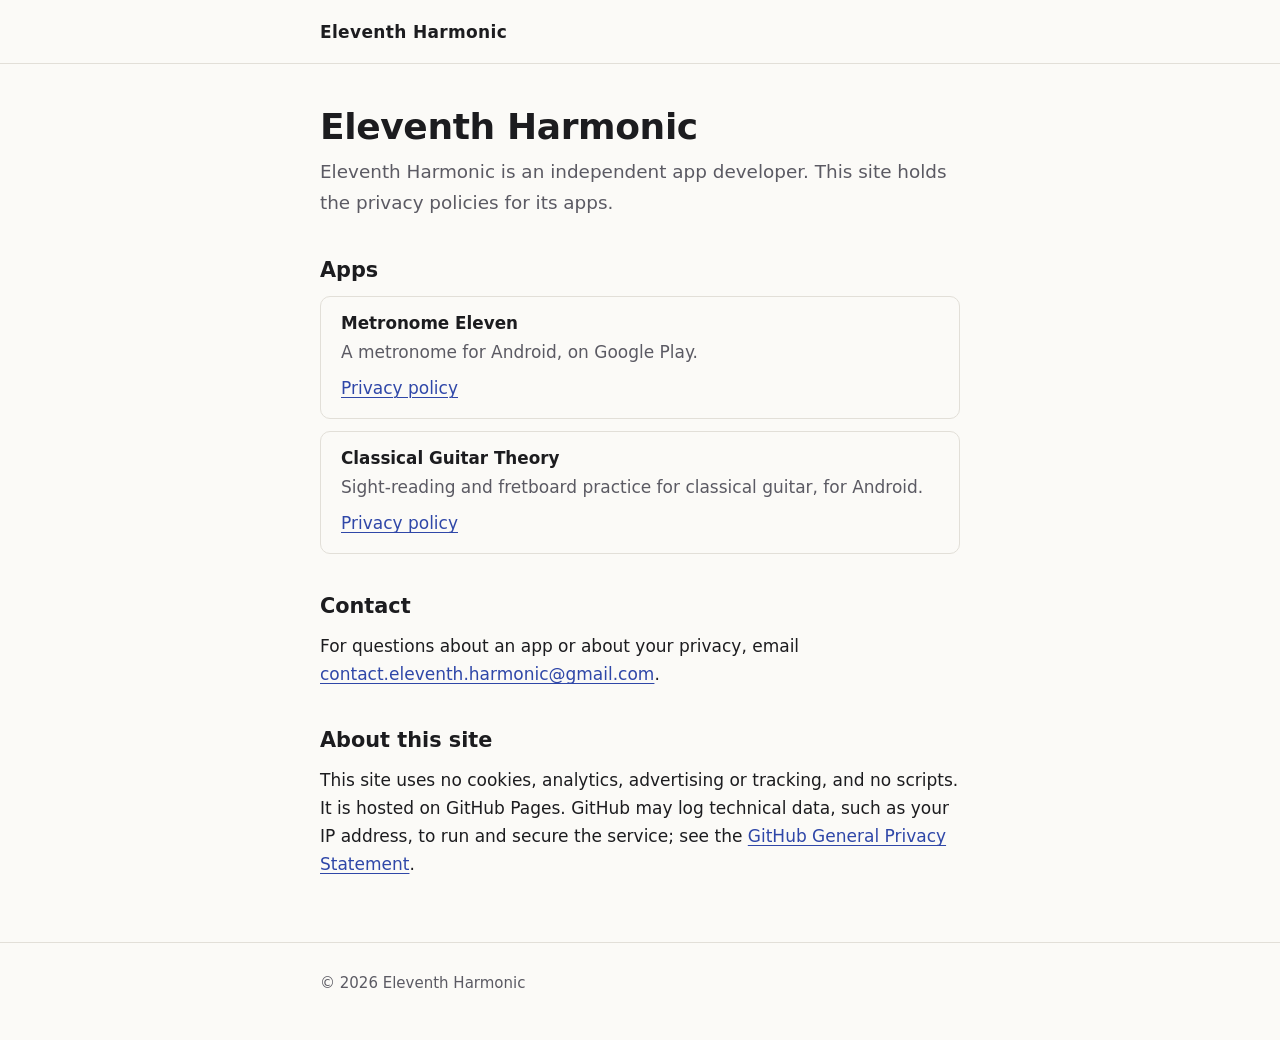
<file: index.html>
<!doctype html>
<html lang="en">
<head>
  <meta charset="utf-8">
  <meta name="viewport" content="width=device-width, initial-scale=1">
  <meta name="color-scheme" content="light dark">
  <title>Eleventh Harmonic</title>
  <meta name="description" content="Eleventh Harmonic: privacy policies for its apps.">
  <link rel="canonical" href="https://eleventh-harmonic.github.io/">
  <link rel="icon" href="assets/favicon.svg" type="image/svg+xml">
  <link rel="stylesheet" href="assets/style.css">
</head>
<body>
  <a class="skip-link" href="#main">Skip to content</a>

  <header class="site-header">
    <div class="wrap">
      <a class="brand" href="./">Eleventh Harmonic</a>
    </div>
  </header>

  <main id="main" class="wrap">
    <h1>Eleventh Harmonic</h1>
    <p class="lead">Eleventh Harmonic is an independent app developer. This site holds the privacy policies for its apps.</p>

    <h2 id="apps">Apps</h2>
    <ul class="apps">
      <li class="app">
        <h3>Metronome Eleven</h3>
        <p>A metronome for Android, on Google Play.</p>
        <p><a href="metronome/privacy/">Privacy policy</a></p>
      </li>
      <li class="app">
        <h3>Classical Guitar Theory</h3>
        <p>Sight-reading and fretboard practice for classical guitar, for Android.</p>
        <p><a href="classical-guitar-theory/privacy/">Privacy policy</a></p>
      </li>
    </ul>

    <h2 id="contact">Contact</h2>
    <p>For questions about an app or about your privacy, email <a href="mailto:contact.eleventh.harmonic@gmail.com">contact.eleventh.harmonic@gmail.com</a>.</p>

    <h2 id="this-site">About this site</h2>
    <p>This site uses no cookies, analytics, advertising or tracking, and no scripts. It is hosted on GitHub Pages. GitHub may log technical data, such as your IP address, to run and secure the service; see the <a href="https://docs.github.com/en/site-policy/privacy-policies/github-general-privacy-statement">GitHub General Privacy Statement</a>.</p>
  </main>

  <footer class="site-footer">
    <div class="wrap">
      <p>© 2026 Eleventh Harmonic</p>
    </div>
  </footer>
</body>
</html>
</file>
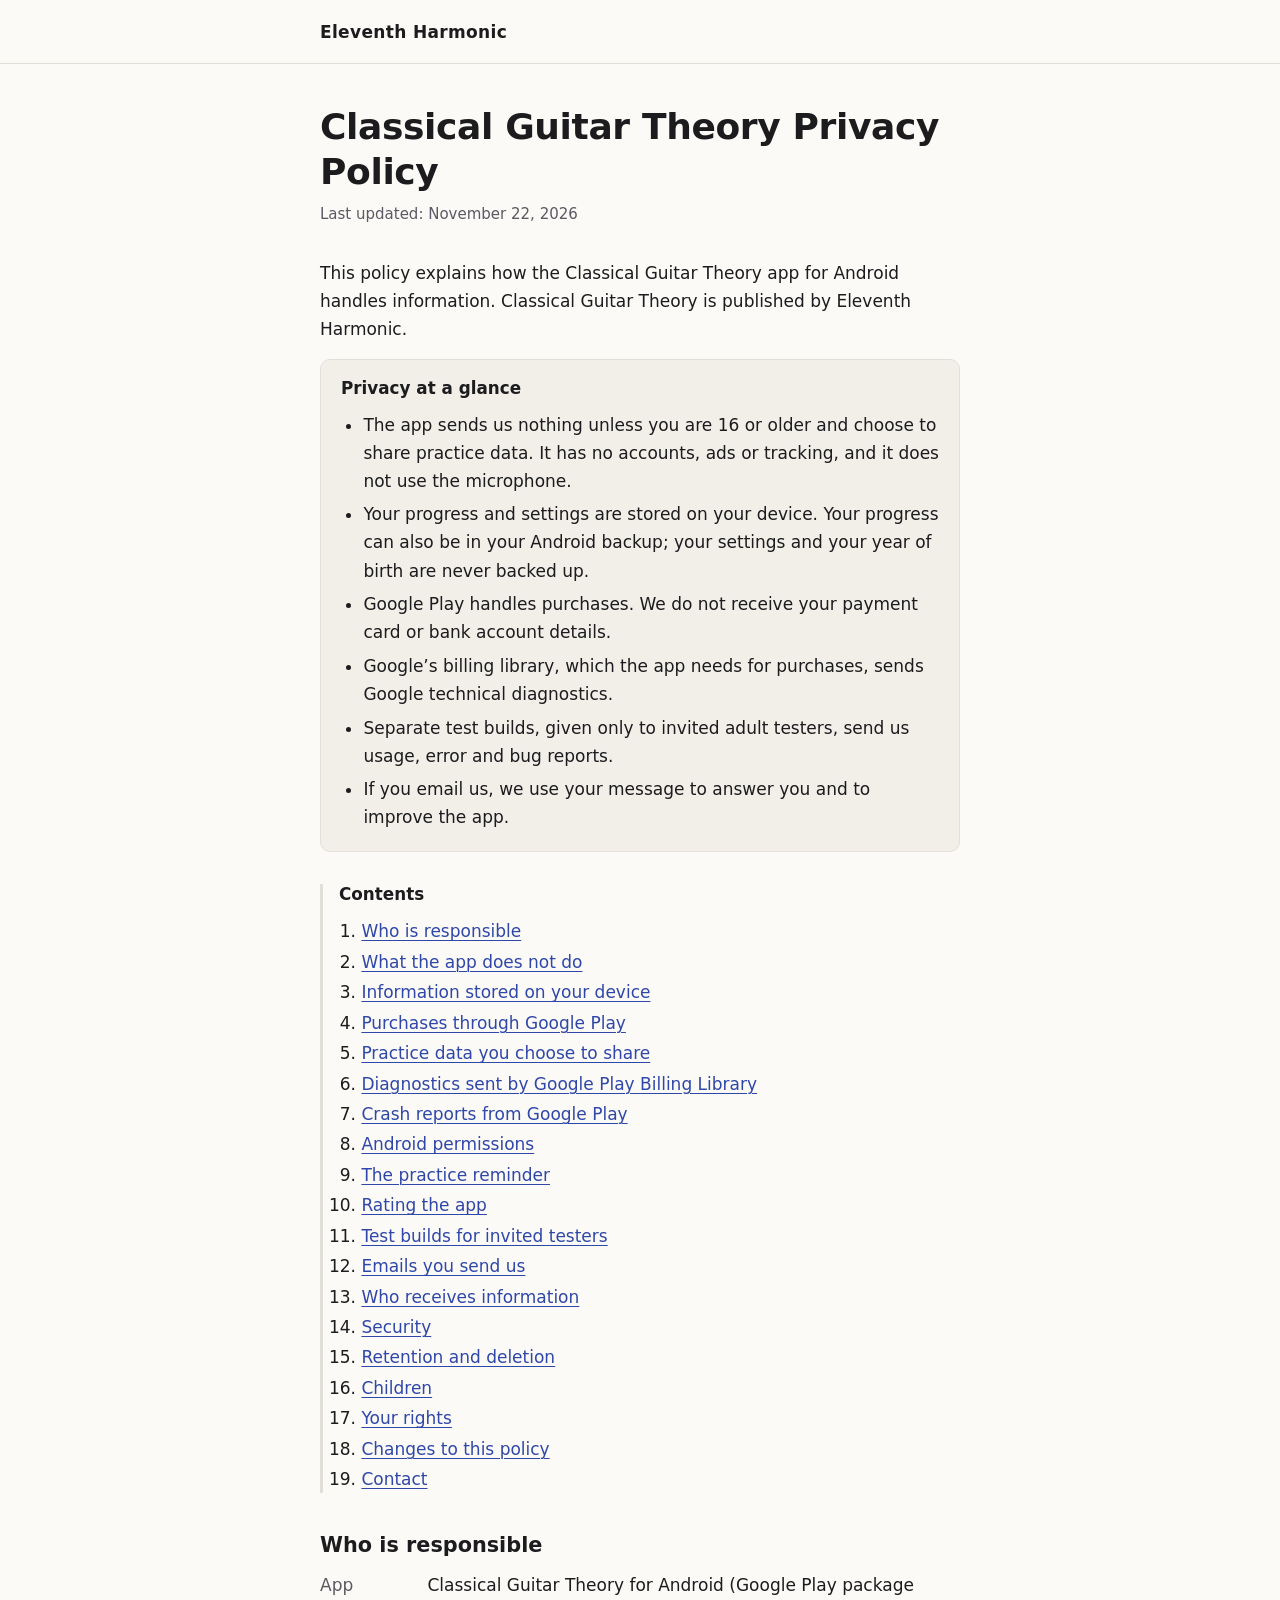
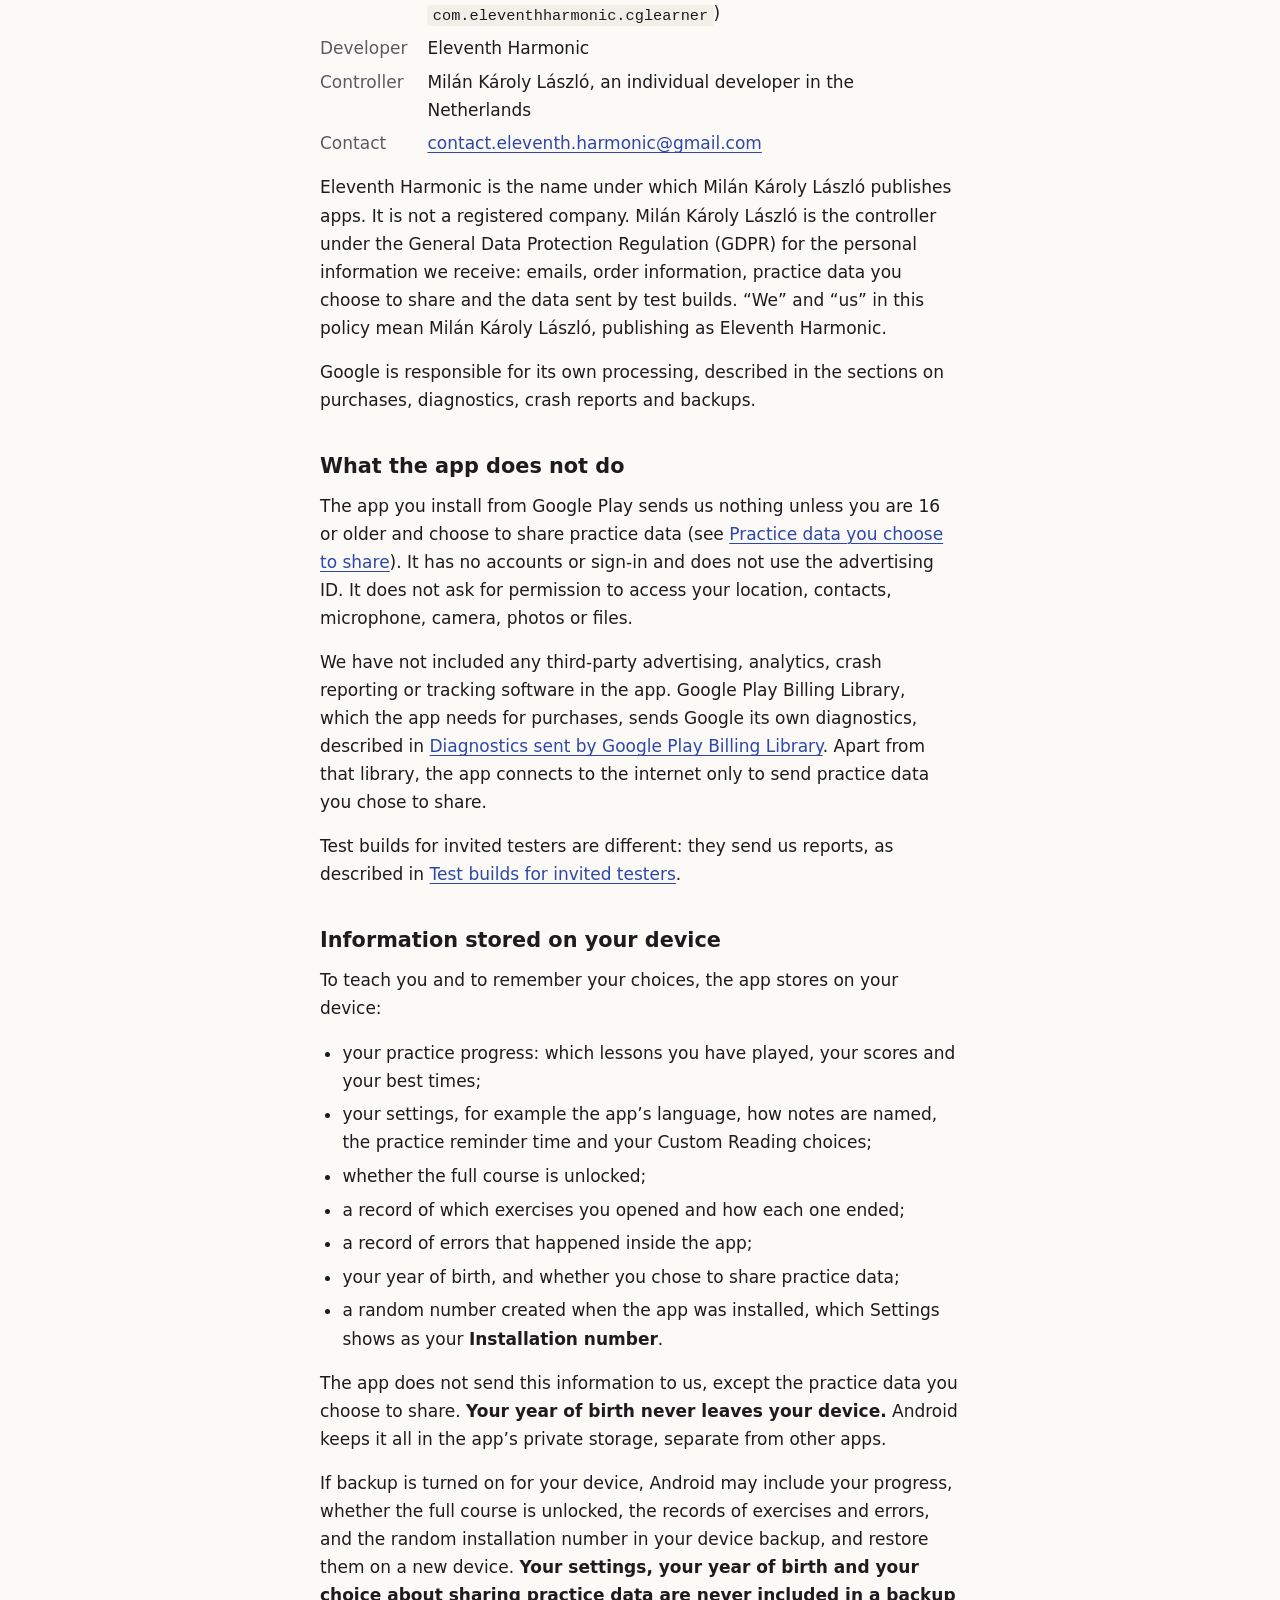
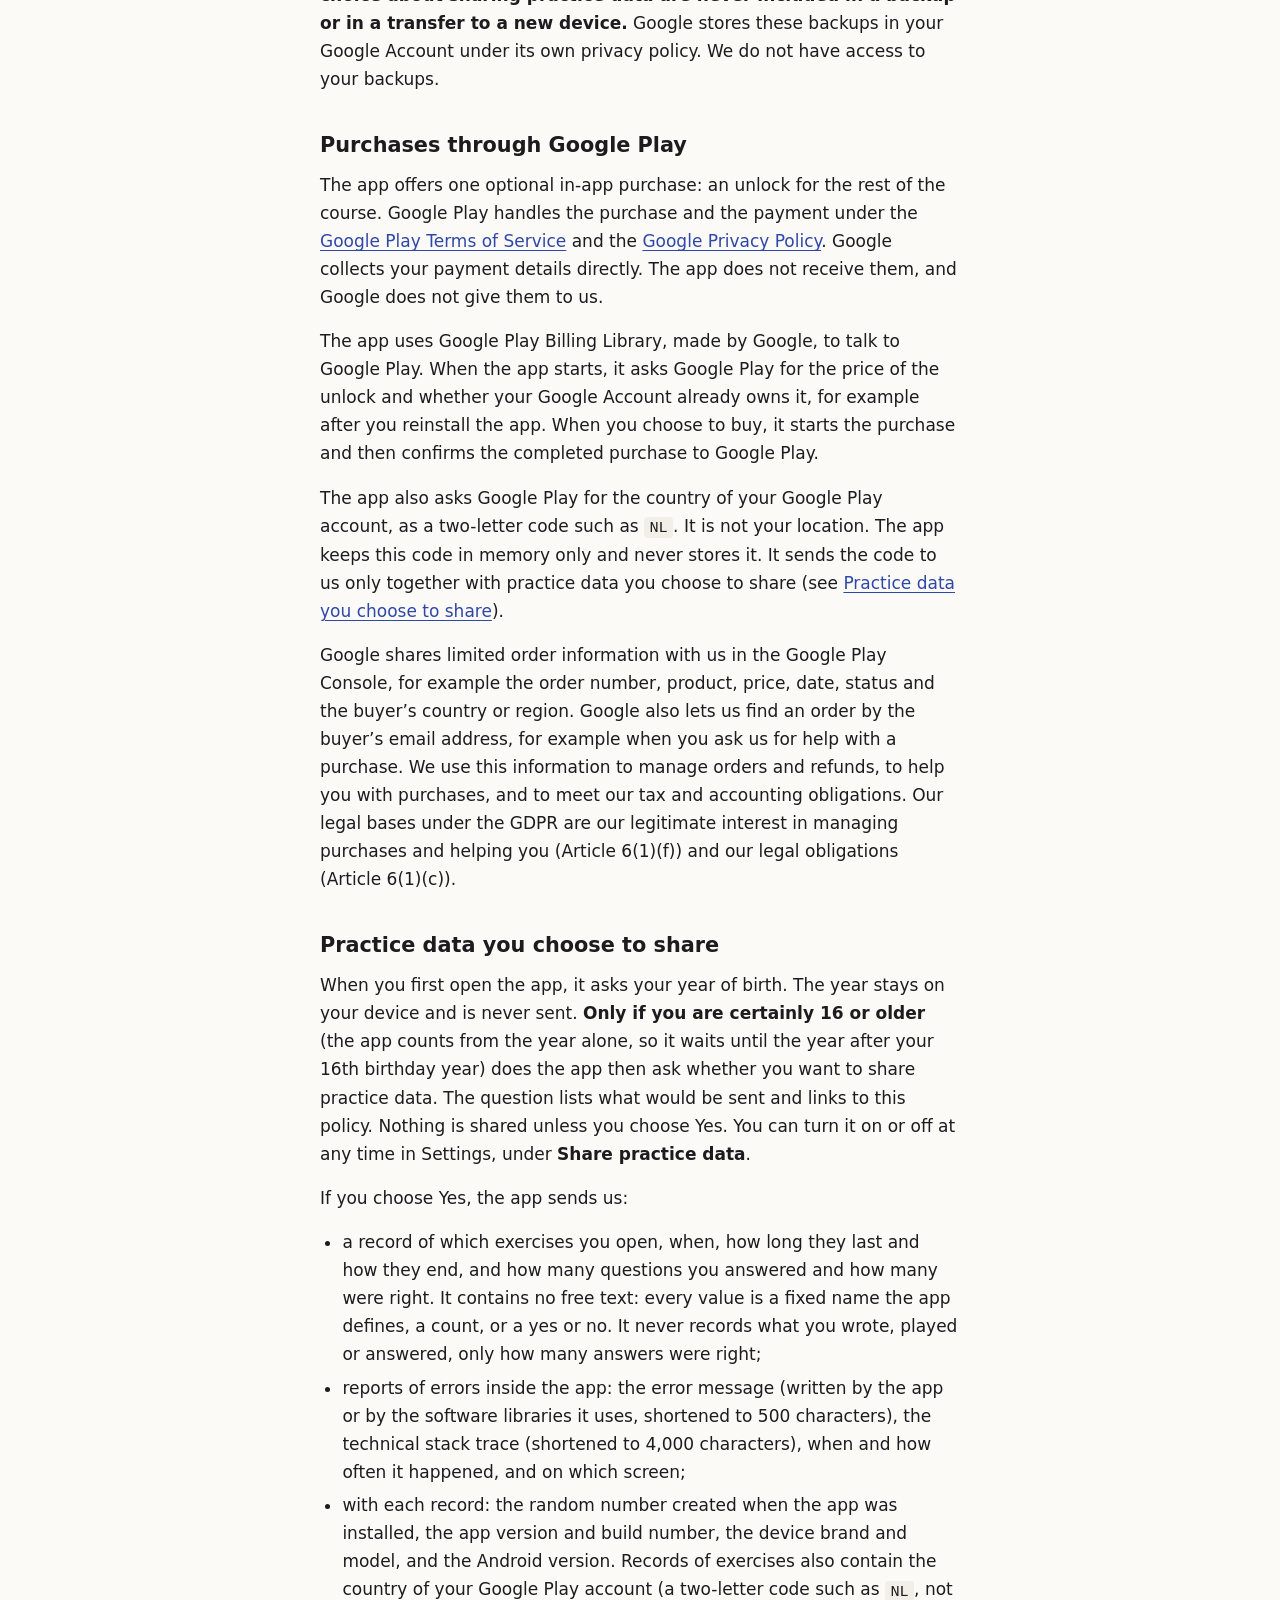
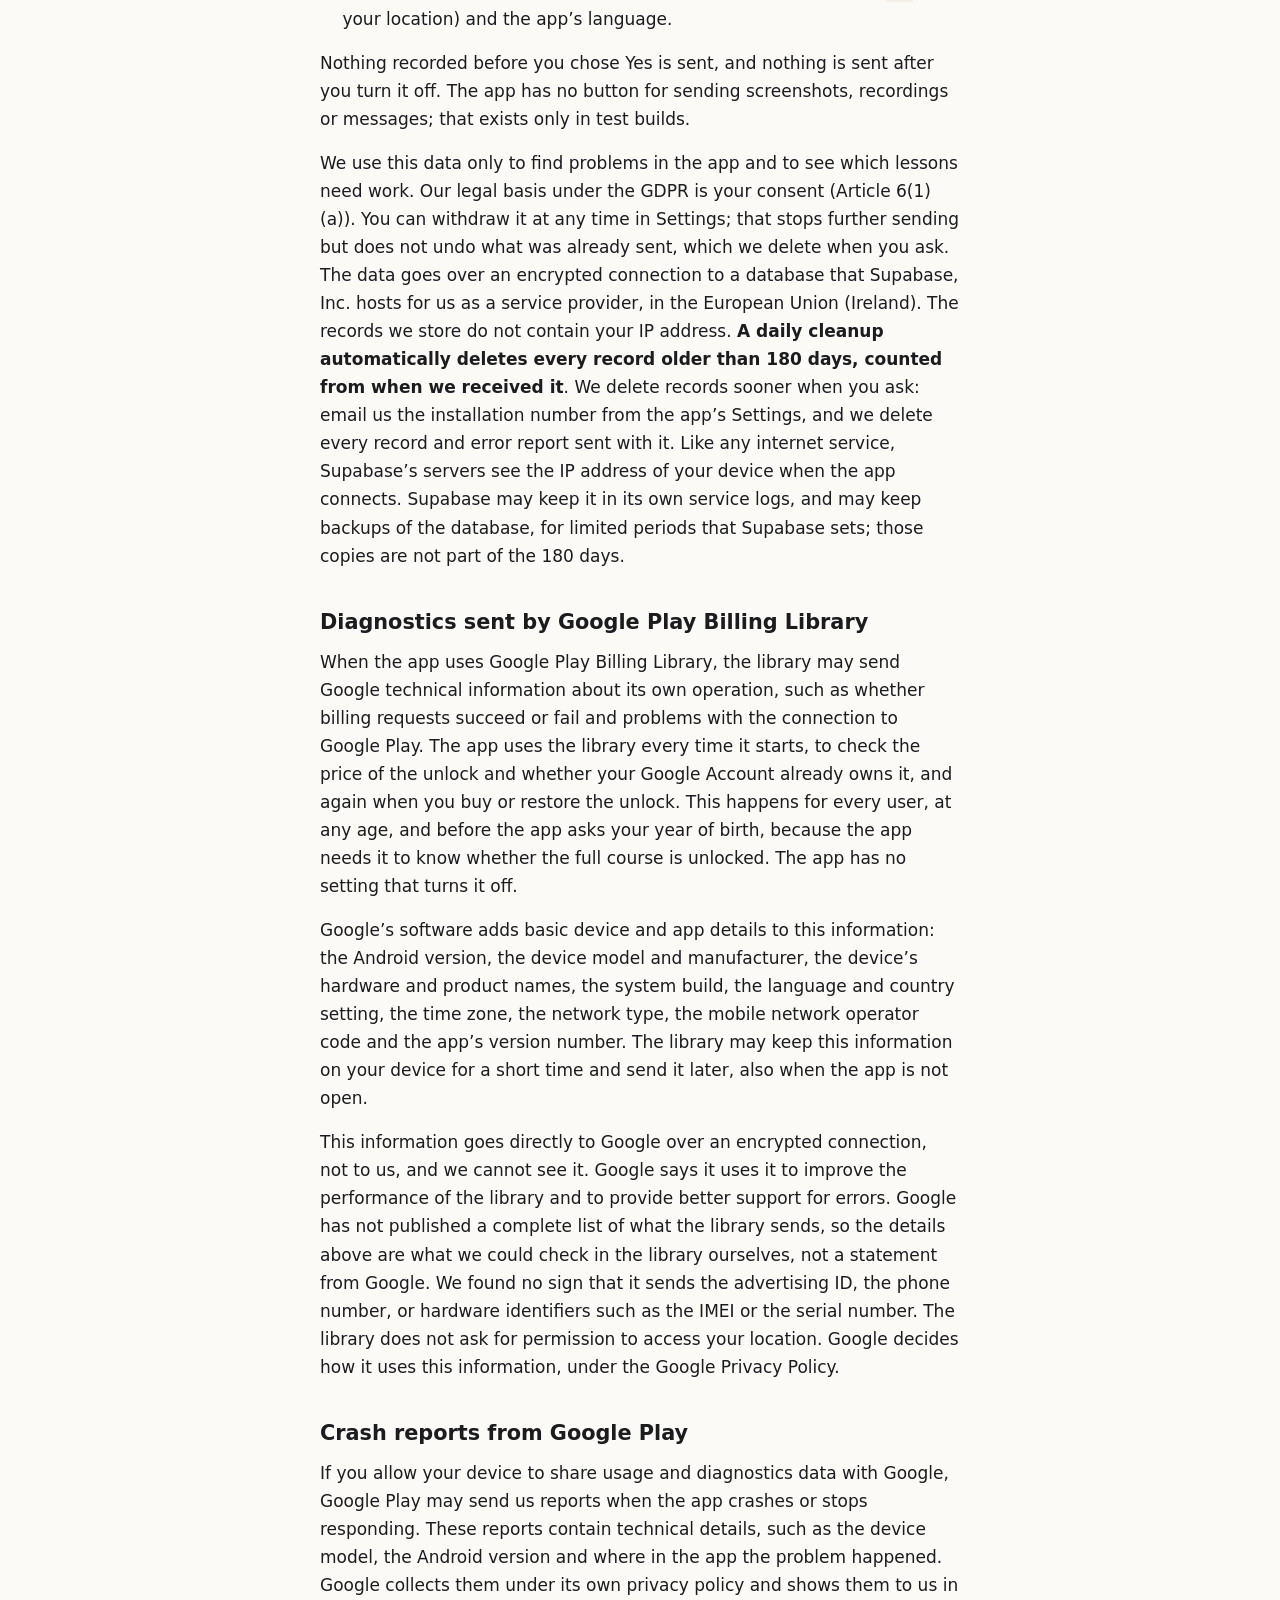
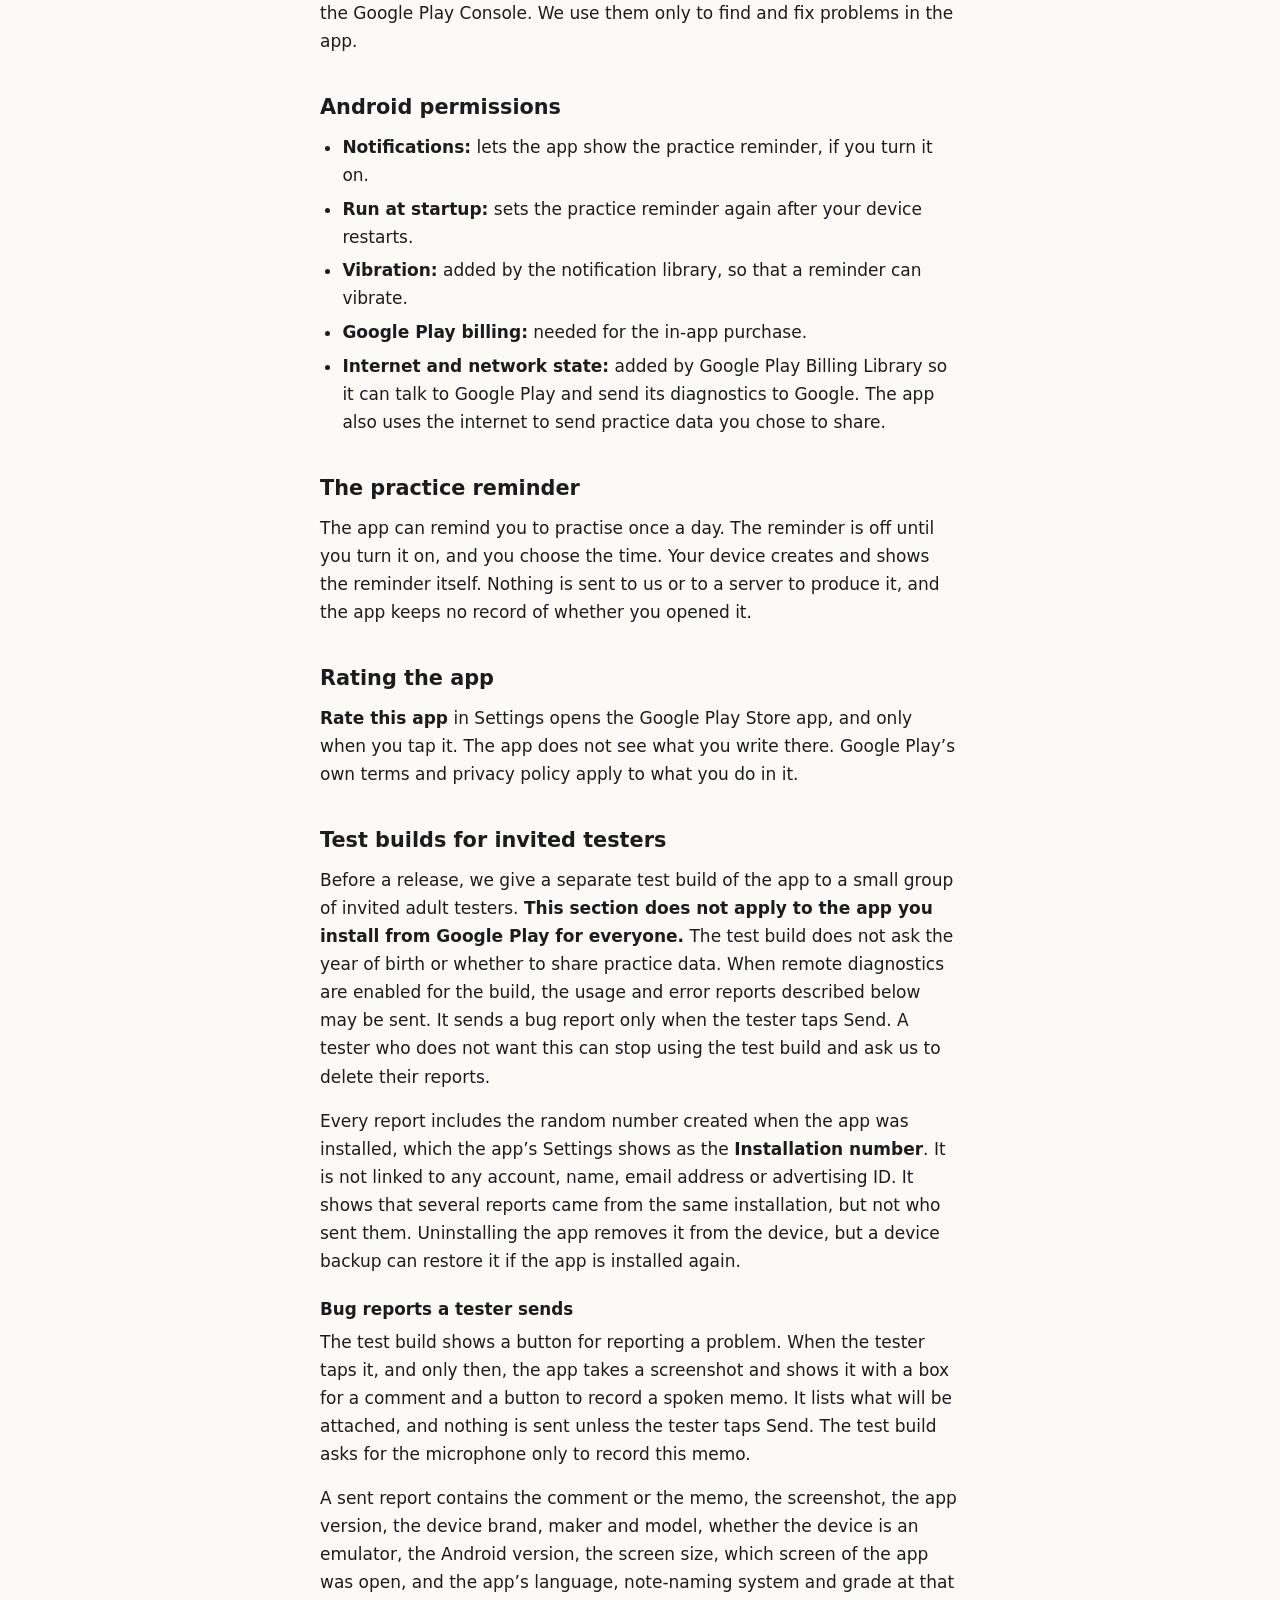
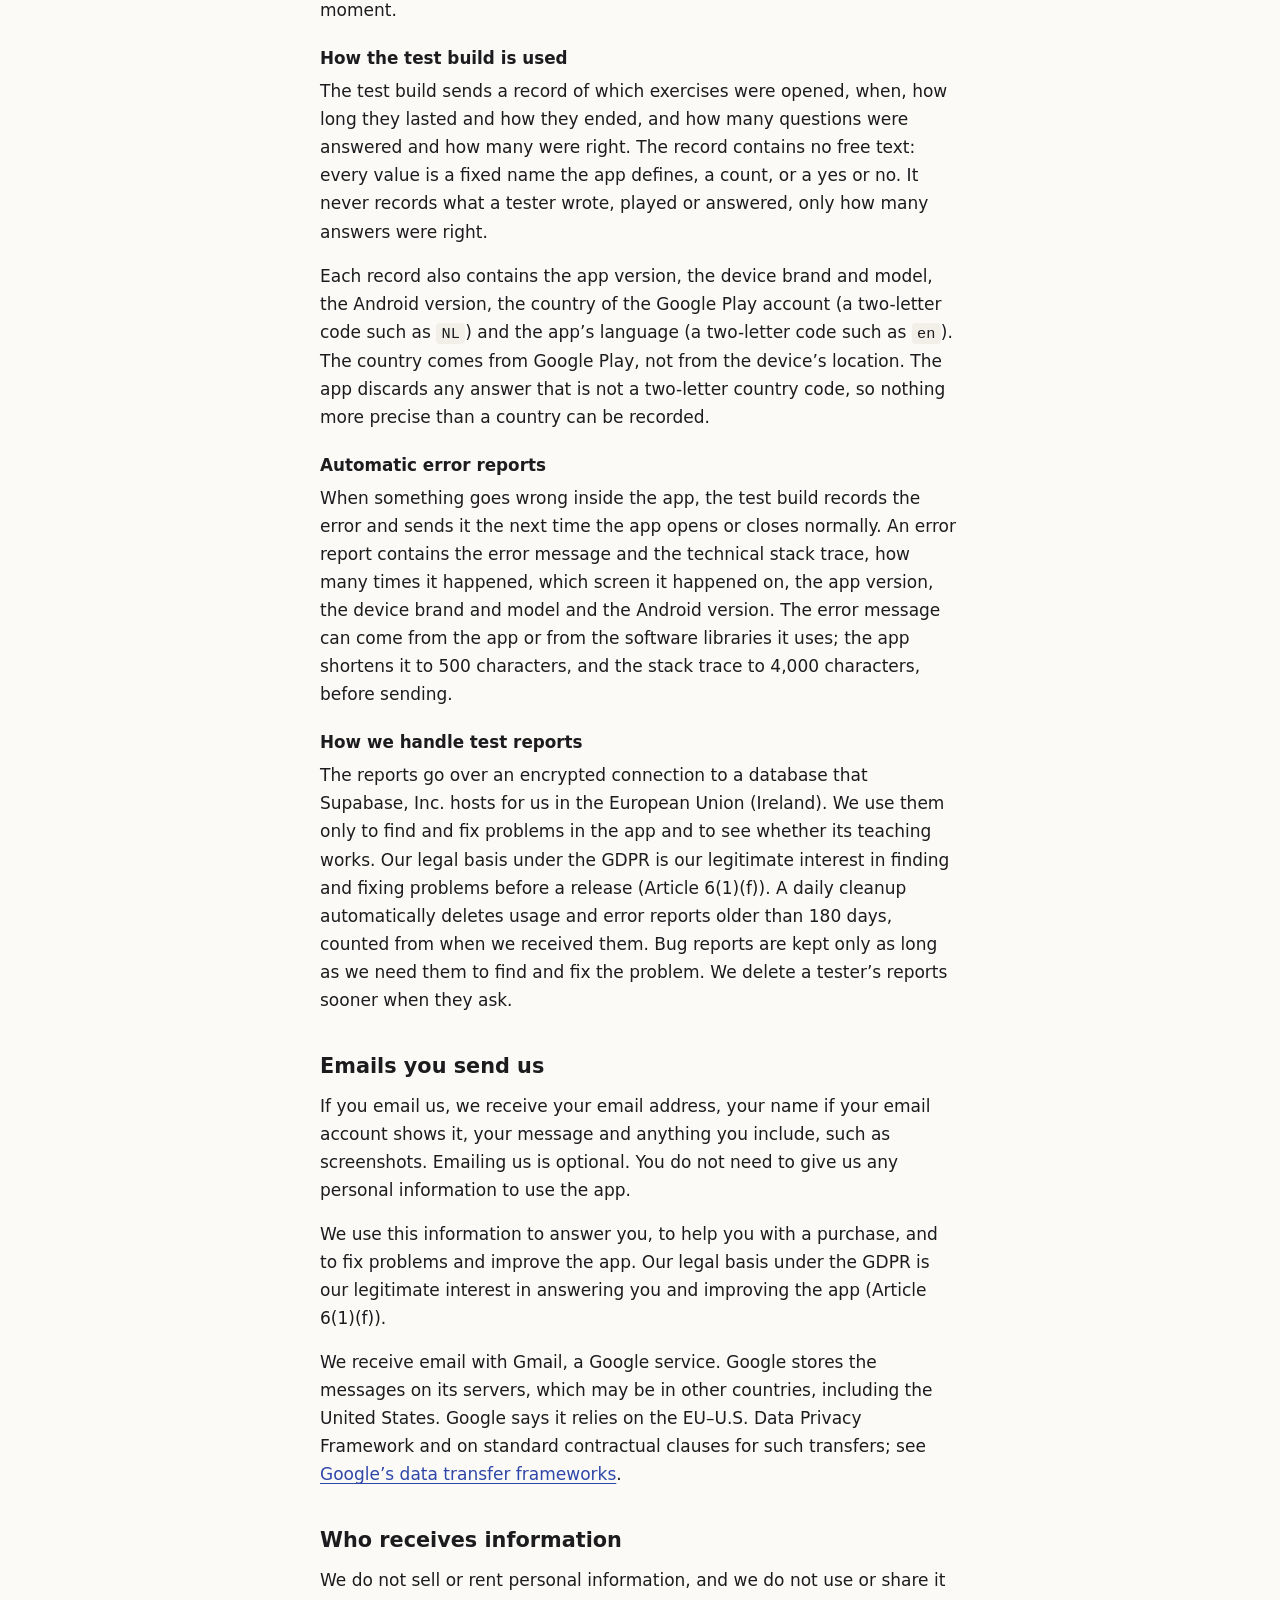
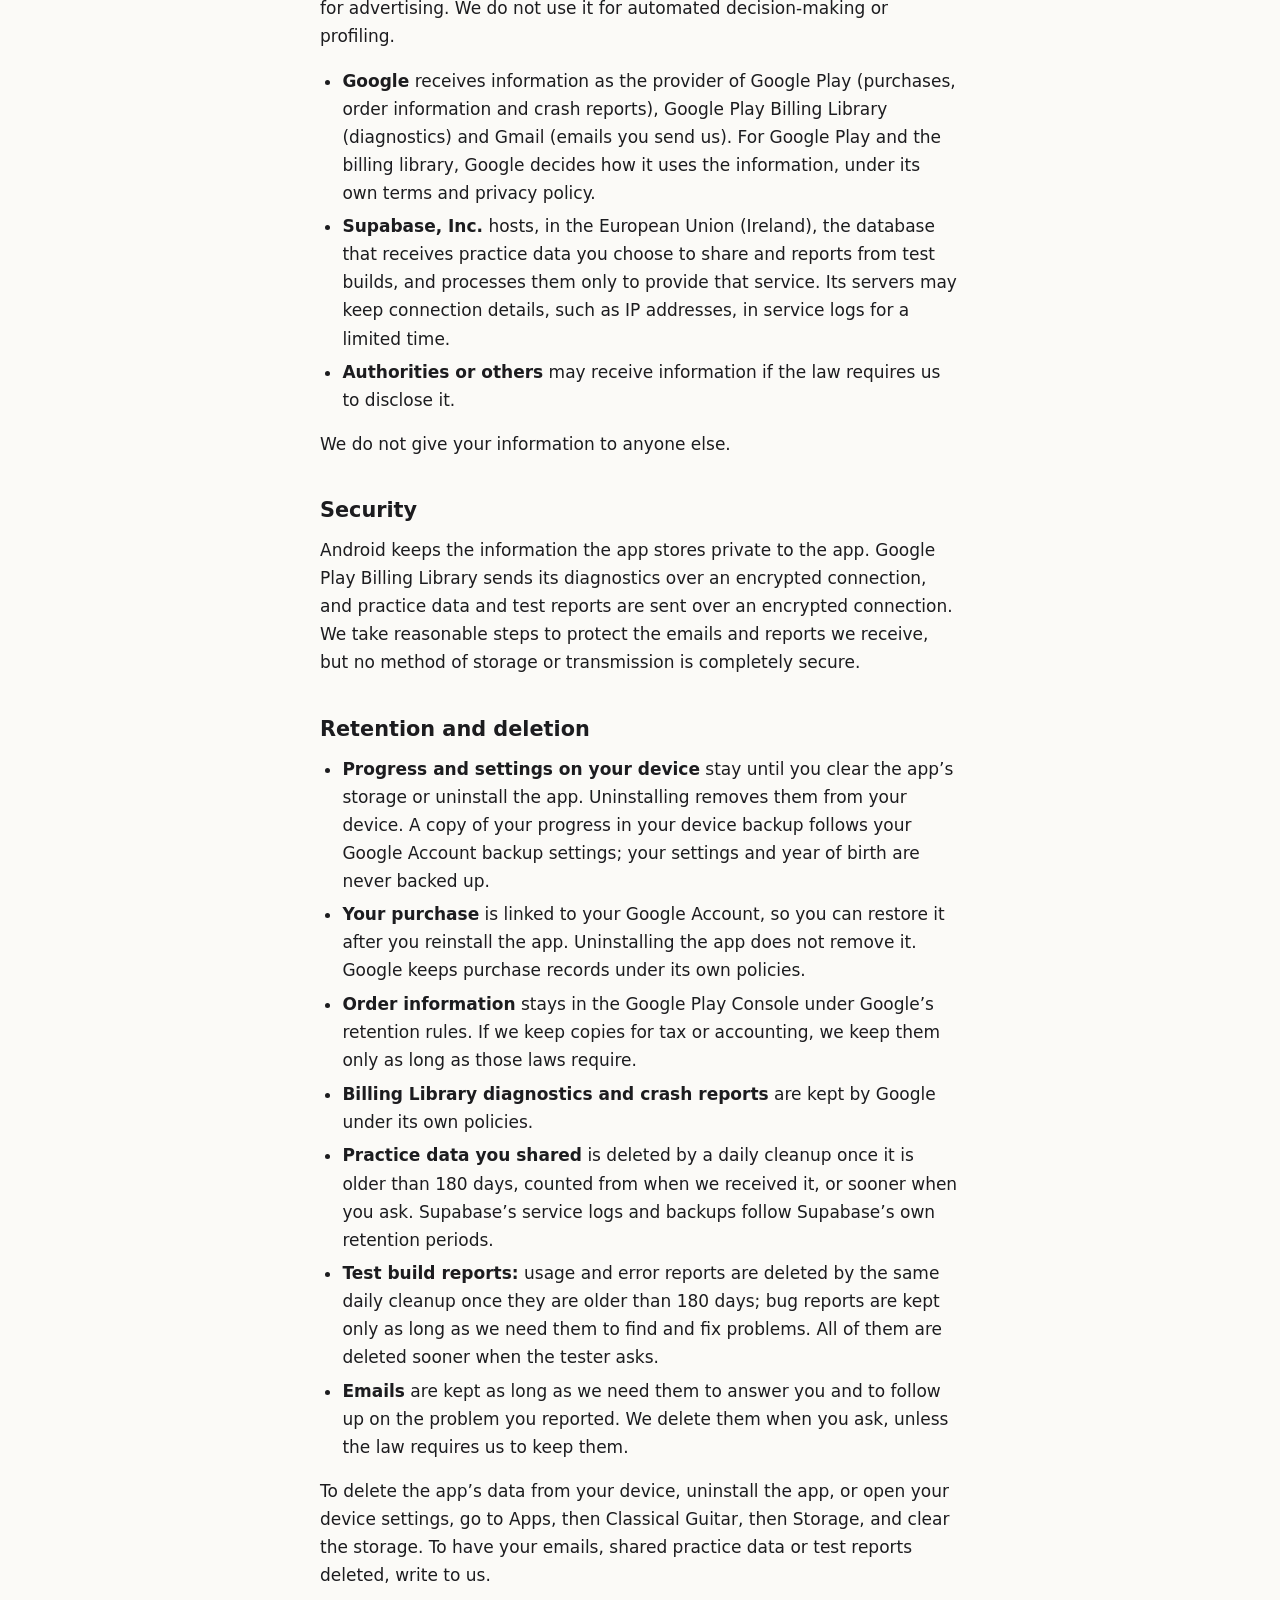
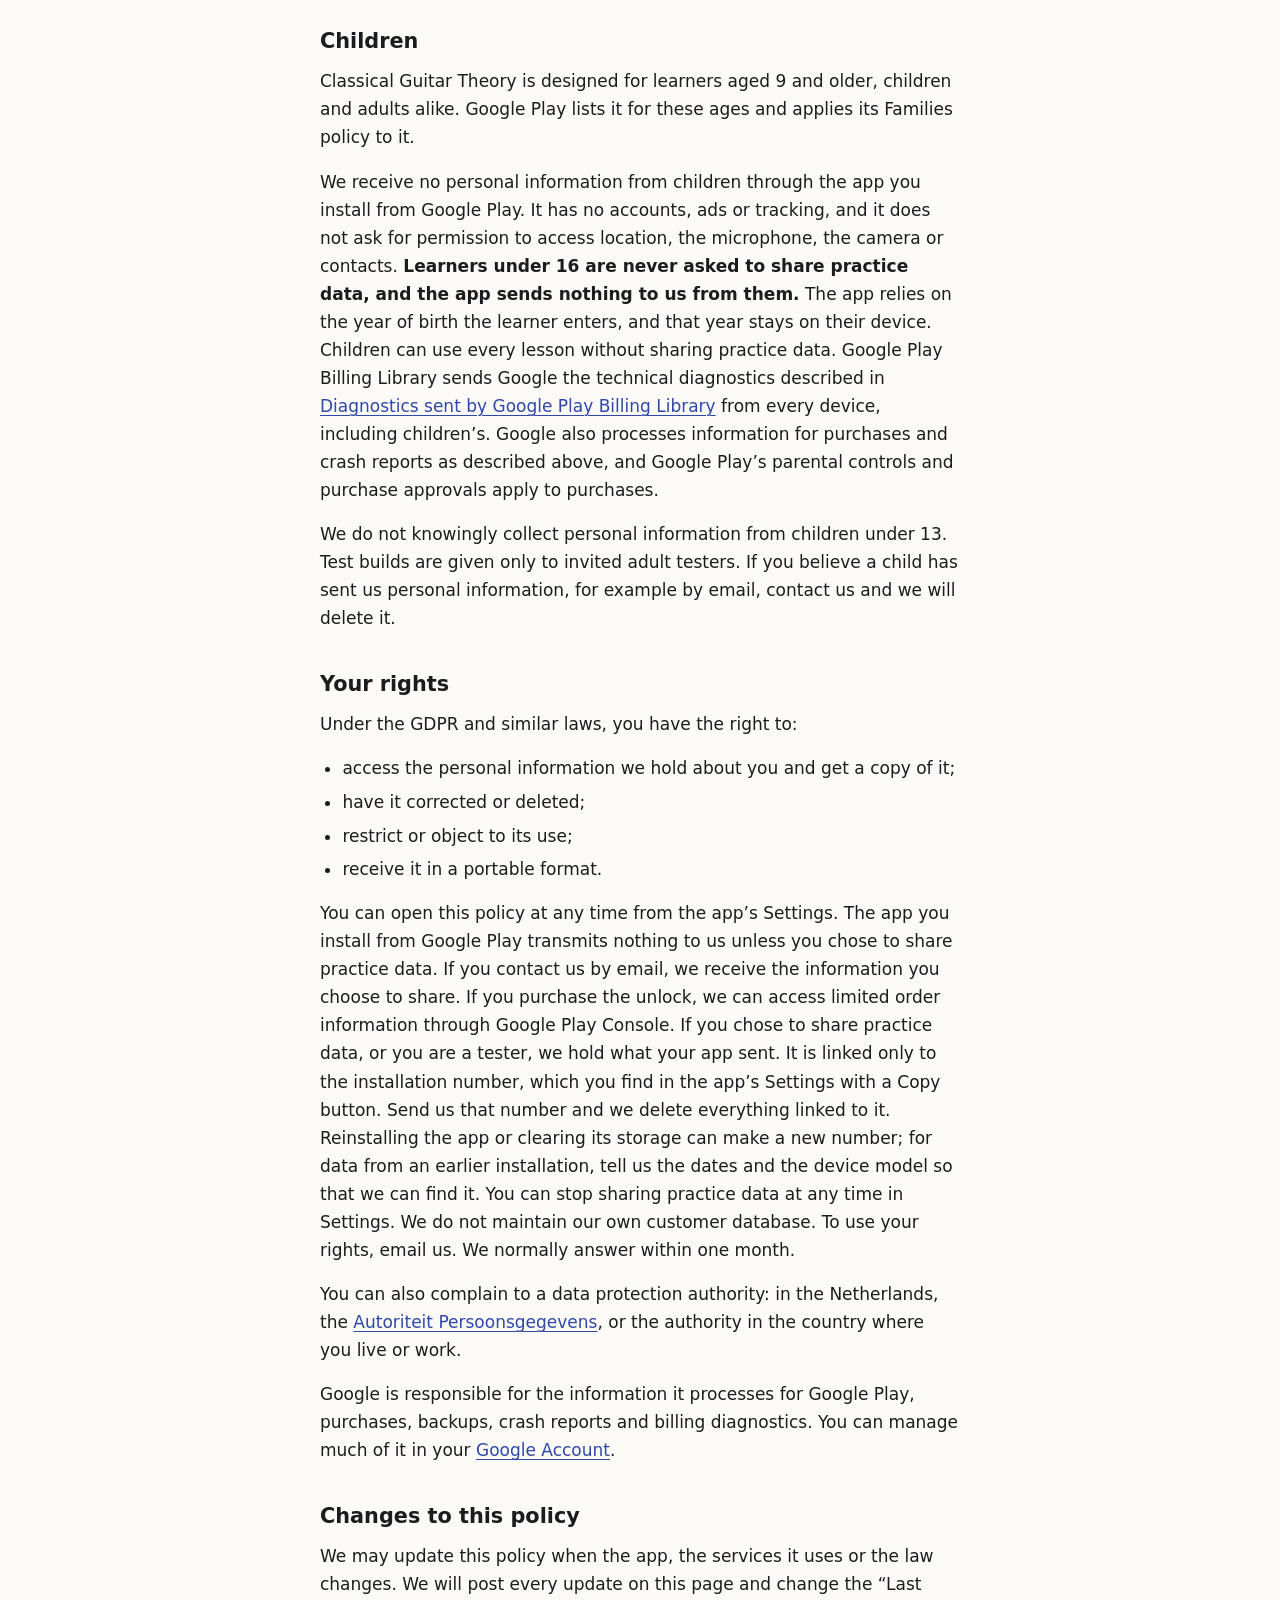
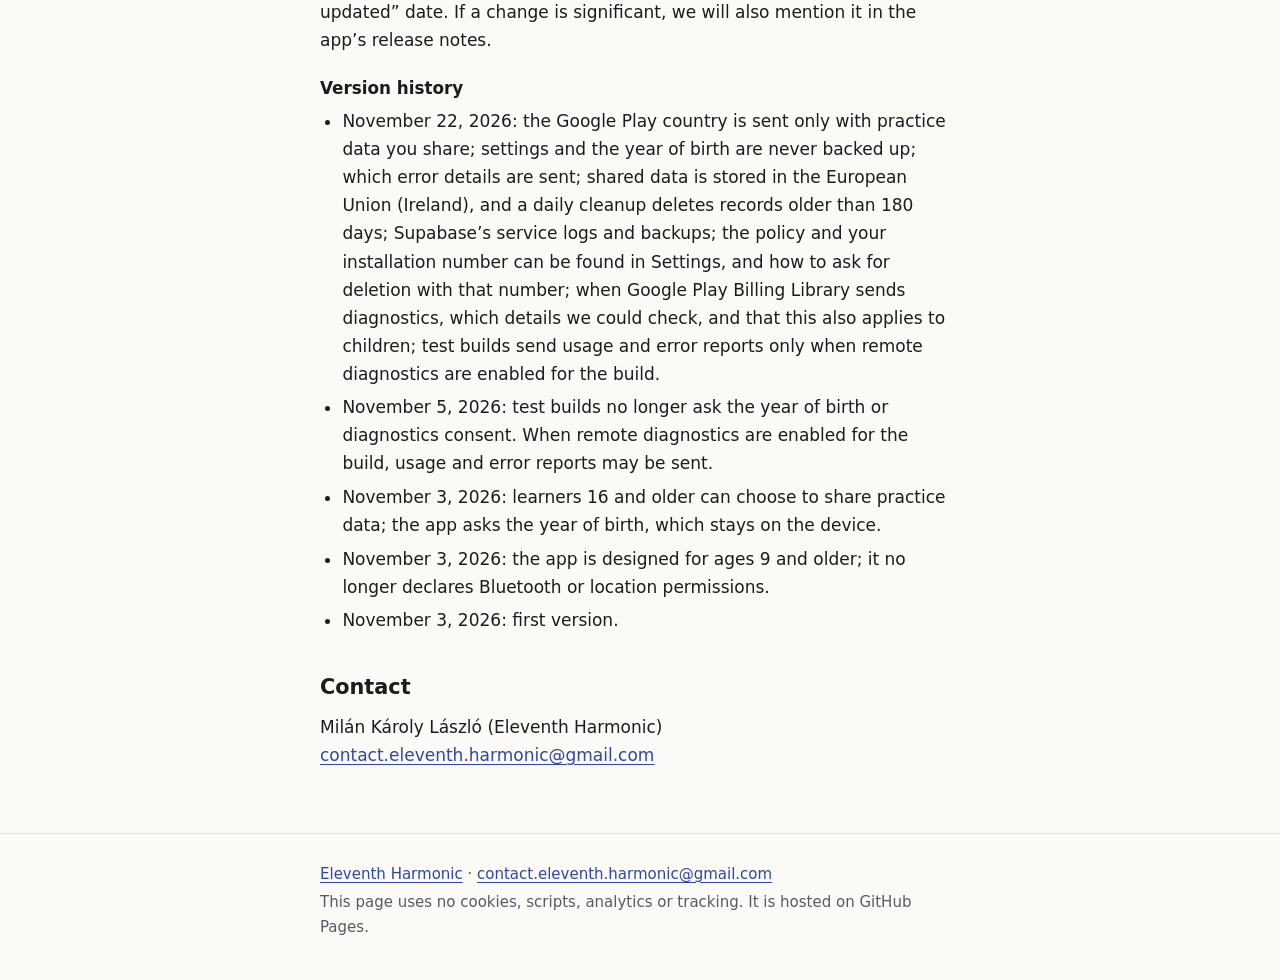
<file: classical-guitar-theory/privacy/index.html>
<!doctype html>
<html lang="en">
<head>
  <meta charset="utf-8">
  <meta name="viewport" content="width=device-width, initial-scale=1">
  <meta name="color-scheme" content="light dark">
  <title>Classical Guitar Theory Privacy Policy · Eleventh Harmonic</title>
  <meta name="description" content="How the Classical Guitar Theory app for Android handles your information.">
  <link rel="canonical" href="https://eleventh-harmonic.github.io/classical-guitar-theory/privacy/">
  <link rel="icon" href="../../assets/favicon.svg" type="image/svg+xml">
  <link rel="stylesheet" href="../../assets/style.css">
</head>
<body>
  <a class="skip-link" href="#main">Skip to content</a>

  <header class="site-header">
    <div class="wrap">
      <a class="brand" href="../../">Eleventh Harmonic</a>
    </div>
  </header>

  <main id="main" class="wrap">
    <h1>Classical Guitar Theory Privacy Policy</h1>
    <p class="meta">Last updated: <time datetime="2026-11-22">November 22, 2026</time></p>

    <p>This policy explains how the Classical Guitar Theory app for Android handles information. Classical Guitar Theory is published by Eleventh Harmonic.</p>

    <section class="summary" aria-labelledby="summary">
      <h2 id="summary">Privacy at a glance</h2>
      <ul>
        <li>The app sends us nothing unless you are 16 or older and choose to share practice data. It has no accounts, ads or tracking, and it does not use the microphone.</li>
        <li>Your progress and settings are stored on your device. Your progress can also be in your Android backup; your settings and your year of birth are never backed up.</li>
        <li>Google Play handles purchases. We do not receive your payment card or bank account details.</li>
        <li>Google’s billing library, which the app needs for purchases, sends Google technical diagnostics.</li>
        <li>Separate test builds, given only to invited adult testers, send us usage, error and bug reports.</li>
        <li>If you email us, we use your message to answer you and to improve the app.</li>
      </ul>
    </section>

    <nav class="toc" aria-labelledby="contents">
      <h2 id="contents">Contents</h2>
      <ol>
        <li><a href="#who-we-are">Who is responsible</a></li>
        <li><a href="#not-collected">What the app does not do</a></li>
        <li><a href="#on-device">Information stored on your device</a></li>
        <li><a href="#purchases">Purchases through Google Play</a></li>
        <li><a href="#shared-data">Practice data you choose to share</a></li>
        <li><a href="#billing-diagnostics">Diagnostics sent by Google Play Billing Library</a></li>
        <li><a href="#crash-reports">Crash reports from Google Play</a></li>
        <li><a href="#permissions">Android permissions</a></li>
        <li><a href="#notifications">The practice reminder</a></li>
        <li><a href="#links">Rating the app</a></li>
        <li><a href="#test-builds">Test builds for invited testers</a></li>
        <li><a href="#email">Emails you send us</a></li>
        <li><a href="#recipients">Who receives information</a></li>
        <li><a href="#security">Security</a></li>
        <li><a href="#retention">Retention and deletion</a></li>
        <li><a href="#children">Children</a></li>
        <li><a href="#rights">Your rights</a></li>
        <li><a href="#changes">Changes to this policy</a></li>
        <li><a href="#contact">Contact</a></li>
      </ol>
    </nav>

    <h2 id="who-we-are">Who is responsible</h2>
    <dl class="facts">
      <dt>App</dt>
      <dd>Classical Guitar Theory for Android (Google Play package <code>com.eleventhharmonic.cglearner</code>)</dd>
      <dt>Developer</dt>
      <dd>Eleventh Harmonic</dd>
      <dt>Controller</dt>
      <dd>Milán Károly László, an individual developer in the Netherlands</dd>
      <dt>Contact</dt>
      <dd><a href="mailto:contact.eleventh.harmonic@gmail.com">contact.eleventh.harmonic@gmail.com</a></dd>
    </dl>
    <p>Eleventh Harmonic is the name under which Milán Károly László publishes apps. It is not a registered company. Milán Károly László is the controller under the General Data Protection Regulation (GDPR) for the personal information we receive: emails, order information, practice data you choose to share and the data sent by test builds. “We” and “us” in this policy mean Milán Károly László, publishing as Eleventh Harmonic.</p>
    <p>Google is responsible for its own processing, described in the sections on purchases, diagnostics, crash reports and backups.</p>

    <h2 id="not-collected">What the app does not do</h2>
    <p>The app you install from Google Play sends us nothing unless you are 16 or older and choose to share practice data (see <a href="#shared-data">Practice data you choose to share</a>). It has no accounts or sign-in and does not use the advertising ID. It does not ask for permission to access your location, contacts, microphone, camera, photos or files.</p>
    <p>We have not included any third-party advertising, analytics, crash reporting or tracking software in the app. Google Play Billing Library, which the app needs for purchases, sends Google its own diagnostics, described in <a href="#billing-diagnostics">Diagnostics sent by Google Play Billing Library</a>. Apart from that library, the app connects to the internet only to send practice data you chose to share.</p>
    <p>Test builds for invited testers are different: they send us reports, as described in <a href="#test-builds">Test builds for invited testers</a>.</p>

    <h2 id="on-device">Information stored on your device</h2>
    <p>To teach you and to remember your choices, the app stores on your device:</p>
    <ul>
      <li>your practice progress: which lessons you have played, your scores and your best times;</li>
      <li>your settings, for example the app’s language, how notes are named, the practice reminder time and your Custom Reading choices;</li>
      <li>whether the full course is unlocked;</li>
      <li>a record of which exercises you opened and how each one ended;</li>
      <li>a record of errors that happened inside the app;</li>
      <li>your year of birth, and whether you chose to share practice data;</li>
      <li>a random number created when the app was installed, which Settings shows as your <strong>Installation number</strong>.</li>
    </ul>
    <p>The app does not send this information to us, except the practice data you choose to share. <strong>Your year of birth never leaves your device.</strong> Android keeps it all in the app’s private storage, separate from other apps.</p>
    <p>If backup is turned on for your device, Android may include your progress, whether the full course is unlocked, the records of exercises and errors, and the random installation number in your device backup, and restore them on a new device. <strong>Your settings, your year of birth and your choice about sharing practice data are never included in a backup or in a transfer to a new device.</strong> Google stores these backups in your Google Account under its own privacy policy. We do not have access to your backups.</p>

    <h2 id="purchases">Purchases through Google Play</h2>
    <p>The app offers one optional in-app purchase: an unlock for the rest of the course. Google Play handles the purchase and the payment under the <a href="https://play.google.com/about/play-terms/">Google Play Terms of Service</a> and the <a href="https://policies.google.com/privacy">Google Privacy Policy</a>. Google collects your payment details directly. The app does not receive them, and Google does not give them to us.</p>
    <p>The app uses Google Play Billing Library, made by Google, to talk to Google Play. When the app starts, it asks Google Play for the price of the unlock and whether your Google Account already owns it, for example after you reinstall the app. When you choose to buy, it starts the purchase and then confirms the completed purchase to Google Play.</p>
    <p>The app also asks Google Play for the country of your Google Play account, as a two-letter code such as <code>NL</code>. It is not your location. The app keeps this code in memory only and never stores it. It sends the code to us only together with practice data you choose to share (see <a href="#shared-data">Practice data you choose to share</a>).</p>
    <p>Google shares limited order information with us in the Google Play Console, for example the order number, product, price, date, status and the buyer’s country or region. Google also lets us find an order by the buyer’s email address, for example when you ask us for help with a purchase. We use this information to manage orders and refunds, to help you with purchases, and to meet our tax and accounting obligations. Our legal bases under the GDPR are our legitimate interest in managing purchases and helping you (Article 6(1)(f)) and our legal obligations (Article 6(1)(c)).</p>

    <h2 id="shared-data">Practice data you choose to share</h2>
    <p>When you first open the app, it asks your year of birth. The year stays on your device and is never sent. <strong>Only if you are certainly 16 or older</strong> (the app counts from the year alone, so it waits until the year after your 16th birthday year) does the app then ask whether you want to share practice data. The question lists what would be sent and links to this policy. Nothing is shared unless you choose Yes. You can turn it on or off at any time in Settings, under <strong>Share practice data</strong>.</p>
    <p>If you choose Yes, the app sends us:</p>
    <ul>
      <li>a record of which exercises you open, when, how long they last and how they end, and how many questions you answered and how many were right. It contains no free text: every value is a fixed name the app defines, a count, or a yes or no. It never records what you wrote, played or answered, only how many answers were right;</li>
      <li>reports of errors inside the app: the error message (written by the app or by the software libraries it uses, shortened to 500 characters), the technical stack trace (shortened to 4,000 characters), when and how often it happened, and on which screen;</li>
      <li>with each record: the random number created when the app was installed, the app version and build number, the device brand and model, and the Android version. Records of exercises also contain the country of your Google Play account (a two-letter code such as <code>NL</code>, not your location) and the app’s language.</li>
    </ul>
    <p>Nothing recorded before you chose Yes is sent, and nothing is sent after you turn it off. The app has no button for sending screenshots, recordings or messages; that exists only in test builds.</p>
    <p>We use this data only to find problems in the app and to see which lessons need work. Our legal basis under the GDPR is your consent (Article 6(1)(a)). You can withdraw it at any time in Settings; that stops further sending but does not undo what was already sent, which we delete when you ask. The data goes over an encrypted connection to a database that Supabase, Inc. hosts for us as a service provider, in the European Union (Ireland). The records we store do not contain your IP address. <strong>A daily cleanup automatically deletes every record older than 180 days, counted from when we received it</strong>. We delete records sooner when you ask: email us the installation number from the app’s Settings, and we delete every record and error report sent with it. Like any internet service, Supabase’s servers see the IP address of your device when the app connects. Supabase may keep it in its own service logs, and may keep backups of the database, for limited periods that Supabase sets; those copies are not part of the 180 days.</p>

    <h2 id="billing-diagnostics">Diagnostics sent by Google Play Billing Library</h2>
    <p>When the app uses Google Play Billing Library, the library may send Google technical information about its own operation, such as whether billing requests succeed or fail and problems with the connection to Google Play. The app uses the library every time it starts, to check the price of the unlock and whether your Google Account already owns it, and again when you buy or restore the unlock. This happens for every user, at any age, and before the app asks your year of birth, because the app needs it to know whether the full course is unlocked. The app has no setting that turns it off.</p>
    <p>Google’s software adds basic device and app details to this information: the Android version, the device model and manufacturer, the device’s hardware and product names, the system build, the language and country setting, the time zone, the network type, the mobile network operator code and the app’s version number. The library may keep this information on your device for a short time and send it later, also when the app is not open.</p>
    <p>This information goes directly to Google over an encrypted connection, not to us, and we cannot see it. Google says it uses it to improve the performance of the library and to provide better support for errors. Google has not published a complete list of what the library sends, so the details above are what we could check in the library ourselves, not a statement from Google. We found no sign that it sends the advertising ID, the phone number, or hardware identifiers such as the IMEI or the serial number. The library does not ask for permission to access your location. Google decides how it uses this information, under the Google Privacy Policy.</p>

    <h2 id="crash-reports">Crash reports from Google Play</h2>
    <p>If you allow your device to share usage and diagnostics data with Google, Google Play may send us reports when the app crashes or stops responding. These reports contain technical details, such as the device model, the Android version and where in the app the problem happened. Google collects them under its own privacy policy and shows them to us in the Google Play Console. We use them only to find and fix problems in the app.</p>

    <h2 id="permissions">Android permissions</h2>
    <ul>
      <li><strong>Notifications:</strong> lets the app show the practice reminder, if you turn it on.</li>
      <li><strong>Run at startup:</strong> sets the practice reminder again after your device restarts.</li>
      <li><strong>Vibration:</strong> added by the notification library, so that a reminder can vibrate.</li>
      <li><strong>Google Play billing:</strong> needed for the in-app purchase.</li>
      <li><strong>Internet and network state:</strong> added by Google Play Billing Library so it can talk to Google Play and send its diagnostics to Google. The app also uses the internet to send practice data you chose to share.</li>
    </ul>

    <h2 id="notifications">The practice reminder</h2>
    <p>The app can remind you to practise once a day. The reminder is off until you turn it on, and you choose the time. Your device creates and shows the reminder itself. Nothing is sent to us or to a server to produce it, and the app keeps no record of whether you opened it.</p>

    <h2 id="links">Rating the app</h2>
    <p><strong>Rate this app</strong> in Settings opens the Google Play Store app, and only when you tap it. The app does not see what you write there. Google Play’s own terms and privacy policy apply to what you do in it.</p>

    <h2 id="test-builds">Test builds for invited testers</h2>
    <p>Before a release, we give a separate test build of the app to a small group of invited adult testers. <strong>This section does not apply to the app you install from Google Play for everyone.</strong> The test build does not ask the year of birth or whether to share practice data. When remote diagnostics are enabled for the build, the usage and error reports described below may be sent. It sends a bug report only when the tester taps Send. A tester who does not want this can stop using the test build and ask us to delete their reports.</p>
    <p>Every report includes the random number created when the app was installed, which the app’s Settings shows as the <strong>Installation number</strong>. It is not linked to any account, name, email address or advertising ID. It shows that several reports came from the same installation, but not who sent them. Uninstalling the app removes it from the device, but a device backup can restore it if the app is installed again.</p>

    <h3 id="test-bug-reports">Bug reports a tester sends</h3>
    <p>The test build shows a button for reporting a problem. When the tester taps it, and only then, the app takes a screenshot and shows it with a box for a comment and a button to record a spoken memo. It lists what will be attached, and nothing is sent unless the tester taps Send. The test build asks for the microphone only to record this memo.</p>
    <p>A sent report contains the comment or the memo, the screenshot, the app version, the device brand, maker and model, whether the device is an emulator, the Android version, the screen size, which screen of the app was open, and the app’s language, note-naming system and grade at that moment.</p>

    <h3 id="test-usage">How the test build is used</h3>
    <p>The test build sends a record of which exercises were opened, when, how long they lasted and how they ended, and how many questions were answered and how many were right. The record contains no free text: every value is a fixed name the app defines, a count, or a yes or no. It never records what a tester wrote, played or answered, only how many answers were right.</p>
    <p>Each record also contains the app version, the device brand and model, the Android version, the country of the Google Play account (a two-letter code such as <code>NL</code>) and the app’s language (a two-letter code such as <code>en</code>). The country comes from Google Play, not from the device’s location. The app discards any answer that is not a two-letter country code, so nothing more precise than a country can be recorded.</p>

    <h3 id="test-errors">Automatic error reports</h3>
    <p>When something goes wrong inside the app, the test build records the error and sends it the next time the app opens or closes normally. An error report contains the error message and the technical stack trace, how many times it happened, which screen it happened on, the app version, the device brand and model and the Android version. The error message can come from the app or from the software libraries it uses; the app shortens it to 500 characters, and the stack trace to 4,000 characters, before sending.</p>

    <h3 id="test-processing">How we handle test reports</h3>
    <p>The reports go over an encrypted connection to a database that Supabase, Inc. hosts for us in the European Union (Ireland). We use them only to find and fix problems in the app and to see whether its teaching works. Our legal basis under the GDPR is our legitimate interest in finding and fixing problems before a release (Article 6(1)(f)). A daily cleanup automatically deletes usage and error reports older than 180 days, counted from when we received them. Bug reports are kept only as long as we need them to find and fix the problem. We delete a tester’s reports sooner when they ask.</p>

    <h2 id="email">Emails you send us</h2>
    <p>If you email us, we receive your email address, your name if your email account shows it, your message and anything you include, such as screenshots. Emailing us is optional. You do not need to give us any personal information to use the app.</p>
    <p>We use this information to answer you, to help you with a purchase, and to fix problems and improve the app. Our legal basis under the GDPR is our legitimate interest in answering you and improving the app (Article 6(1)(f)).</p>
    <p>We receive email with Gmail, a Google service. Google stores the messages on its servers, which may be in other countries, including the United States. Google says it relies on the EU–U.S. Data Privacy Framework and on standard contractual clauses for such transfers; see <a href="https://policies.google.com/privacy/frameworks">Google’s data transfer frameworks</a>.</p>

    <h2 id="recipients">Who receives information</h2>
    <p>We do not sell or rent personal information, and we do not use or share it for advertising. We do not use it for automated decision-making or profiling.</p>
    <ul>
      <li><strong>Google</strong> receives information as the provider of Google Play (purchases, order information and crash reports), Google Play Billing Library (diagnostics) and Gmail (emails you send us). For Google Play and the billing library, Google decides how it uses the information, under its own terms and privacy policy.</li>
      <li><strong>Supabase, Inc.</strong> hosts, in the European Union (Ireland), the database that receives practice data you choose to share and reports from test builds, and processes them only to provide that service. Its servers may keep connection details, such as IP addresses, in service logs for a limited time.</li>
      <li><strong>Authorities or others</strong> may receive information if the law requires us to disclose it.</li>
    </ul>
    <p>We do not give your information to anyone else.</p>

    <h2 id="security">Security</h2>
    <p>Android keeps the information the app stores private to the app. Google Play Billing Library sends its diagnostics over an encrypted connection, and practice data and test reports are sent over an encrypted connection. We take reasonable steps to protect the emails and reports we receive, but no method of storage or transmission is completely secure.</p>

    <h2 id="retention">Retention and deletion</h2>
    <ul>
      <li><strong>Progress and settings on your device</strong> stay until you clear the app’s storage or uninstall the app. Uninstalling removes them from your device. A copy of your progress in your device backup follows your Google Account backup settings; your settings and year of birth are never backed up.</li>
      <li><strong>Your purchase</strong> is linked to your Google Account, so you can restore it after you reinstall the app. Uninstalling the app does not remove it. Google keeps purchase records under its own policies.</li>
      <li><strong>Order information</strong> stays in the Google Play Console under Google’s retention rules. If we keep copies for tax or accounting, we keep them only as long as those laws require.</li>
      <li><strong>Billing Library diagnostics and crash reports</strong> are kept by Google under its own policies.</li>
      <li><strong>Practice data you shared</strong> is deleted by a daily cleanup once it is older than 180 days, counted from when we received it, or sooner when you ask. Supabase’s service logs and backups follow Supabase’s own retention periods.</li>
      <li><strong>Test build reports:</strong> usage and error reports are deleted by the same daily cleanup once they are older than 180 days; bug reports are kept only as long as we need them to find and fix problems. All of them are deleted sooner when the tester asks.</li>
      <li><strong>Emails</strong> are kept as long as we need them to answer you and to follow up on the problem you reported. We delete them when you ask, unless the law requires us to keep them.</li>
    </ul>
    <p>To delete the app’s data from your device, uninstall the app, or open your device settings, go to Apps, then Classical Guitar, then Storage, and clear the storage. To have your emails, shared practice data or test reports deleted, write to us.</p>

    <h2 id="children">Children</h2>
    <p>Classical Guitar Theory is designed for learners aged 9 and older, children and adults alike. Google Play lists it for these ages and applies its Families policy to it.</p>
    <p>We receive no personal information from children through the app you install from Google Play. It has no accounts, ads or tracking, and it does not ask for permission to access location, the microphone, the camera or contacts. <strong>Learners under 16 are never asked to share practice data, and the app sends nothing to us from them.</strong> The app relies on the year of birth the learner enters, and that year stays on their device. Children can use every lesson without sharing practice data. Google Play Billing Library sends Google the technical diagnostics described in <a href="#billing-diagnostics">Diagnostics sent by Google Play Billing Library</a> from every device, including children’s. Google also processes information for purchases and crash reports as described above, and Google Play’s parental controls and purchase approvals apply to purchases.</p>
    <p>We do not knowingly collect personal information from children under 13. Test builds are given only to invited adult testers. If you believe a child has sent us personal information, for example by email, contact us and we will delete it.</p>

    <h2 id="rights">Your rights</h2>
    <p>Under the GDPR and similar laws, you have the right to:</p>
    <ul>
      <li>access the personal information we hold about you and get a copy of it;</li>
      <li>have it corrected or deleted;</li>
      <li>restrict or object to its use;</li>
      <li>receive it in a portable format.</li>
    </ul>
    <p>You can open this policy at any time from the app’s Settings. The app you install from Google Play transmits nothing to us unless you chose to share practice data. If you contact us by email, we receive the information you choose to share. If you purchase the unlock, we can access limited order information through Google Play Console. If you chose to share practice data, or you are a tester, we hold what your app sent. It is linked only to the installation number, which you find in the app’s Settings with a Copy button. Send us that number and we delete everything linked to it. Reinstalling the app or clearing its storage can make a new number; for data from an earlier installation, tell us the dates and the device model so that we can find it. You can stop sharing practice data at any time in Settings. We do not maintain our own customer database. To use your rights, email us. We normally answer within one month.</p>
    <p>You can also complain to a data protection authority: in the Netherlands, the <a href="https://autoriteitpersoonsgegevens.nl/en">Autoriteit Persoonsgegevens</a>, or the authority in the country where you live or work.</p>
    <p>Google is responsible for the information it processes for Google Play, purchases, backups, crash reports and billing diagnostics. You can manage much of it in your <a href="https://myaccount.google.com/">Google Account</a>.</p>

    <h2 id="changes">Changes to this policy</h2>
    <p>We may update this policy when the app, the services it uses or the law changes. We will post every update on this page and change the “Last updated” date. If a change is significant, we will also mention it in the app’s release notes.</p>
    <h3 id="history">Version history</h3>
    <ul>
      <li><time datetime="2026-11-22">November 22, 2026</time>: the Google Play country is sent only with practice data you share; settings and the year of birth are never backed up; which error details are sent; shared data is stored in the European Union (Ireland), and a daily cleanup deletes records older than 180 days; Supabase’s service logs and backups; the policy and your installation number can be found in Settings, and how to ask for deletion with that number; when Google Play Billing Library sends diagnostics, which details we could check, and that this also applies to children; test builds send usage and error reports only when remote diagnostics are enabled for the build.</li>
      <li><time datetime="2026-11-05">November 5, 2026</time>: test builds no longer ask the year of birth or diagnostics consent. When remote diagnostics are enabled for the build, usage and error reports may be sent.</li>
      <li><time datetime="2026-11-03">November 3, 2026</time>: learners 16 and older can choose to share practice data; the app asks the year of birth, which stays on the device.</li>
      <li><time datetime="2026-11-03">November 3, 2026</time>: the app is designed for ages 9 and older; it no longer declares Bluetooth or location permissions.</li>
      <li><time datetime="2026-11-03">November 3, 2026</time>: first version.</li>
    </ul>

    <h2 id="contact">Contact</h2>
    <p>Milán Károly László (Eleventh Harmonic)<br>
      <a href="mailto:contact.eleventh.harmonic@gmail.com">contact.eleventh.harmonic@gmail.com</a></p>
  </main>

  <footer class="site-footer">
    <div class="wrap">
      <p><a href="../../">Eleventh Harmonic</a> · <a href="mailto:contact.eleventh.harmonic@gmail.com">contact.eleventh.harmonic@gmail.com</a></p>
      <p>This page uses no cookies, scripts, analytics or tracking. It is hosted on GitHub Pages.</p>
    </div>
  </footer>
</body>
</html>
</file>
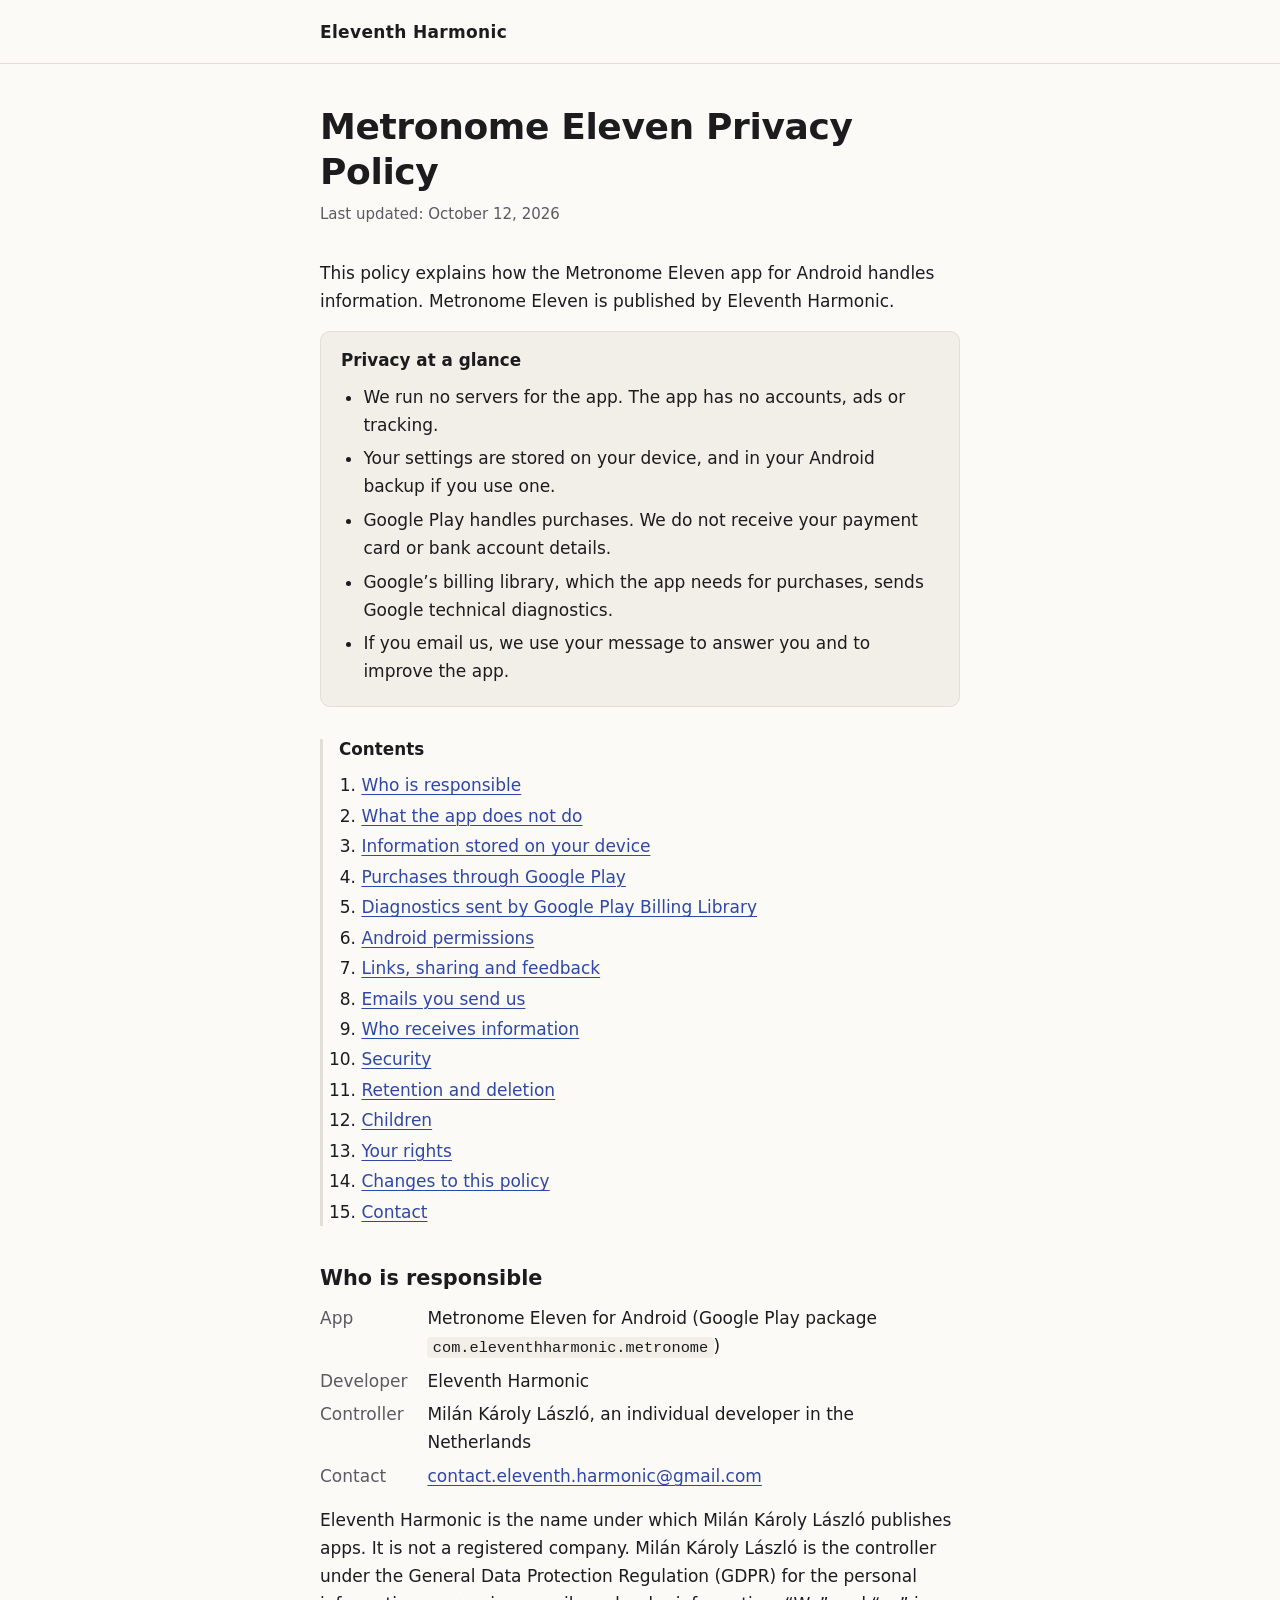
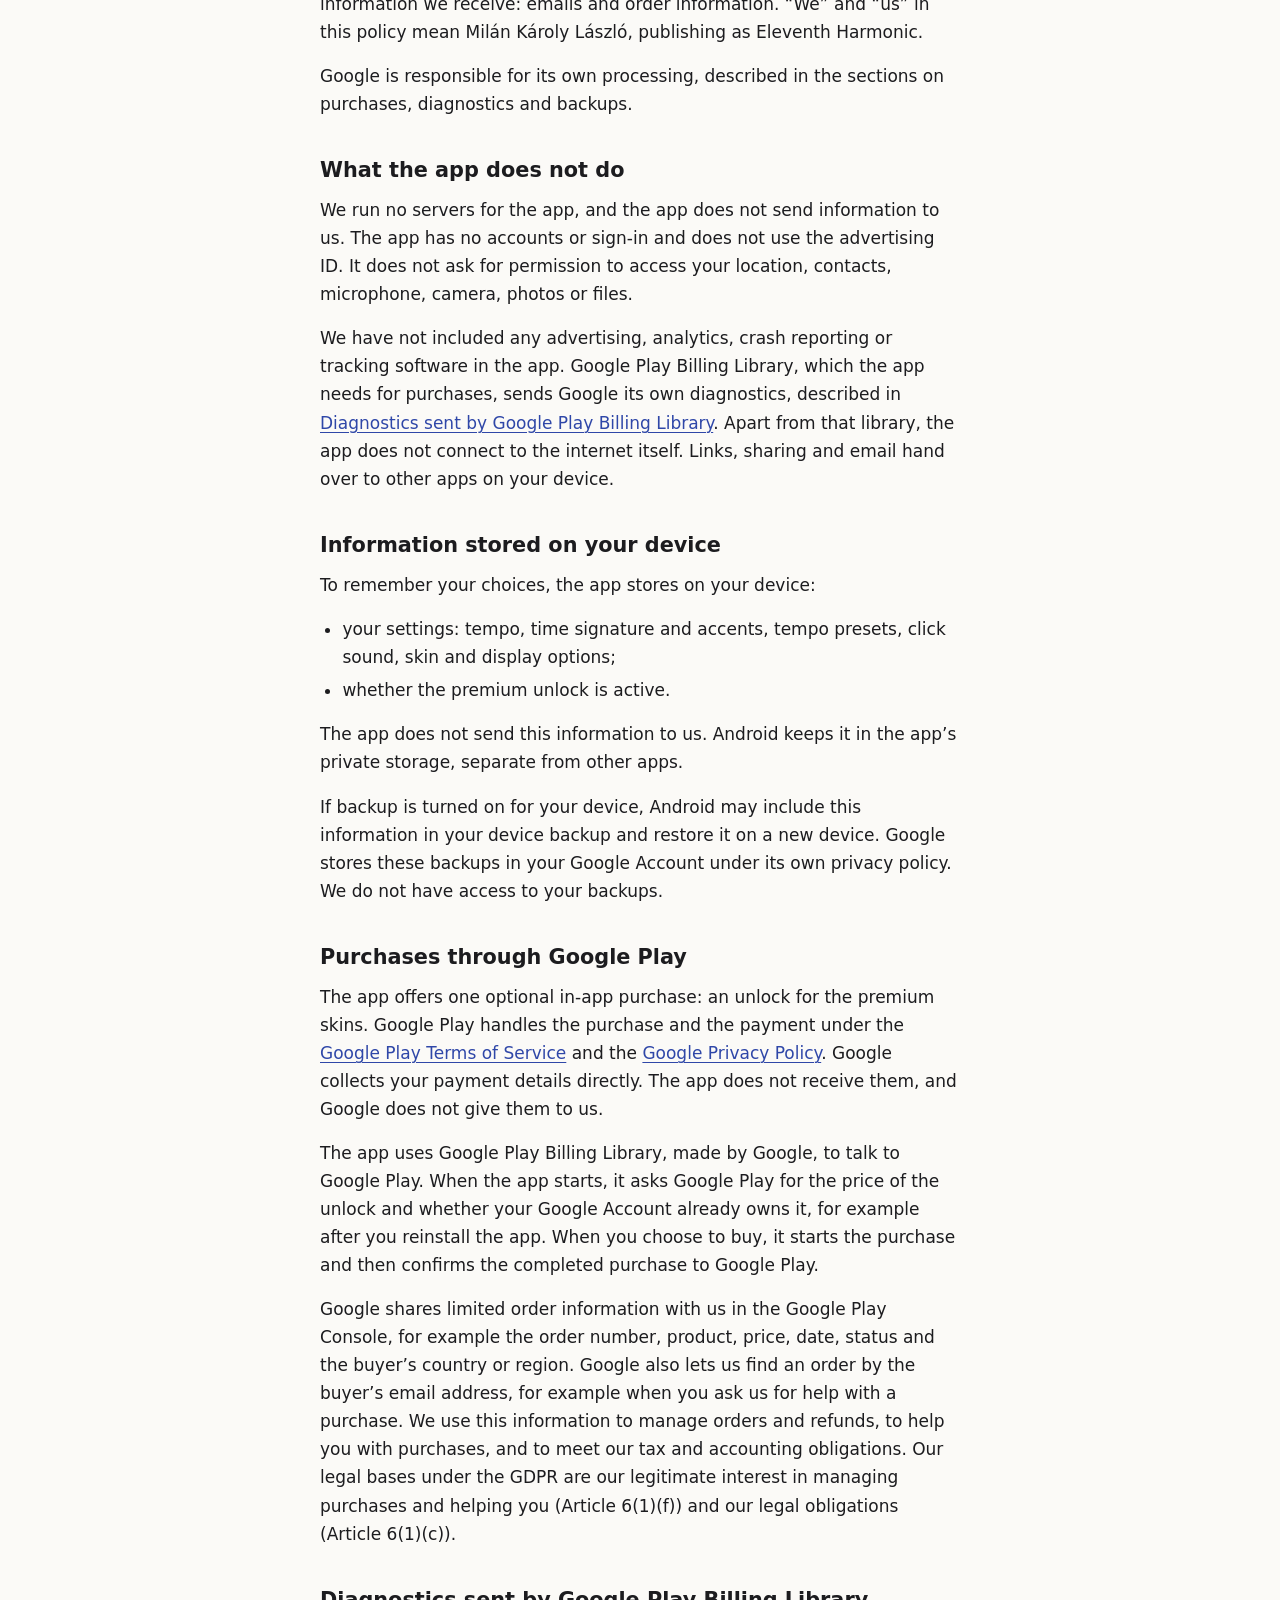
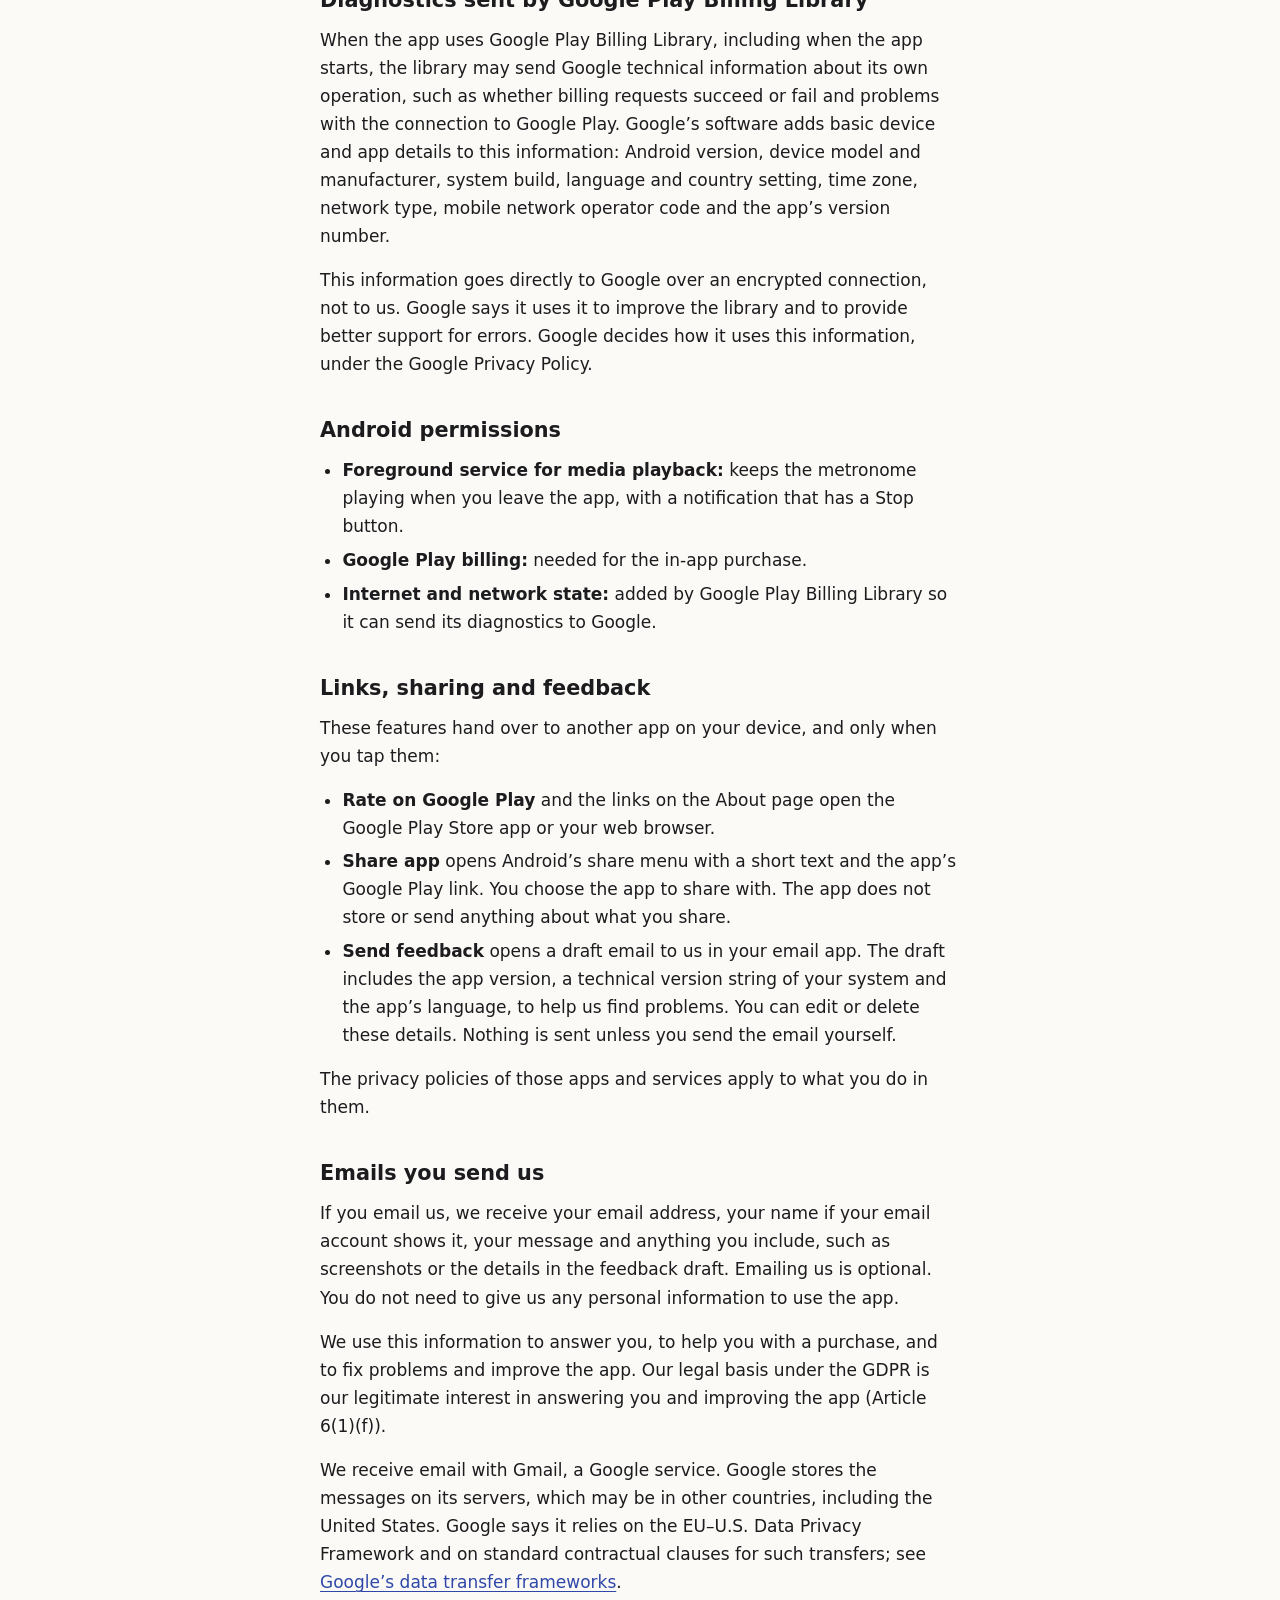
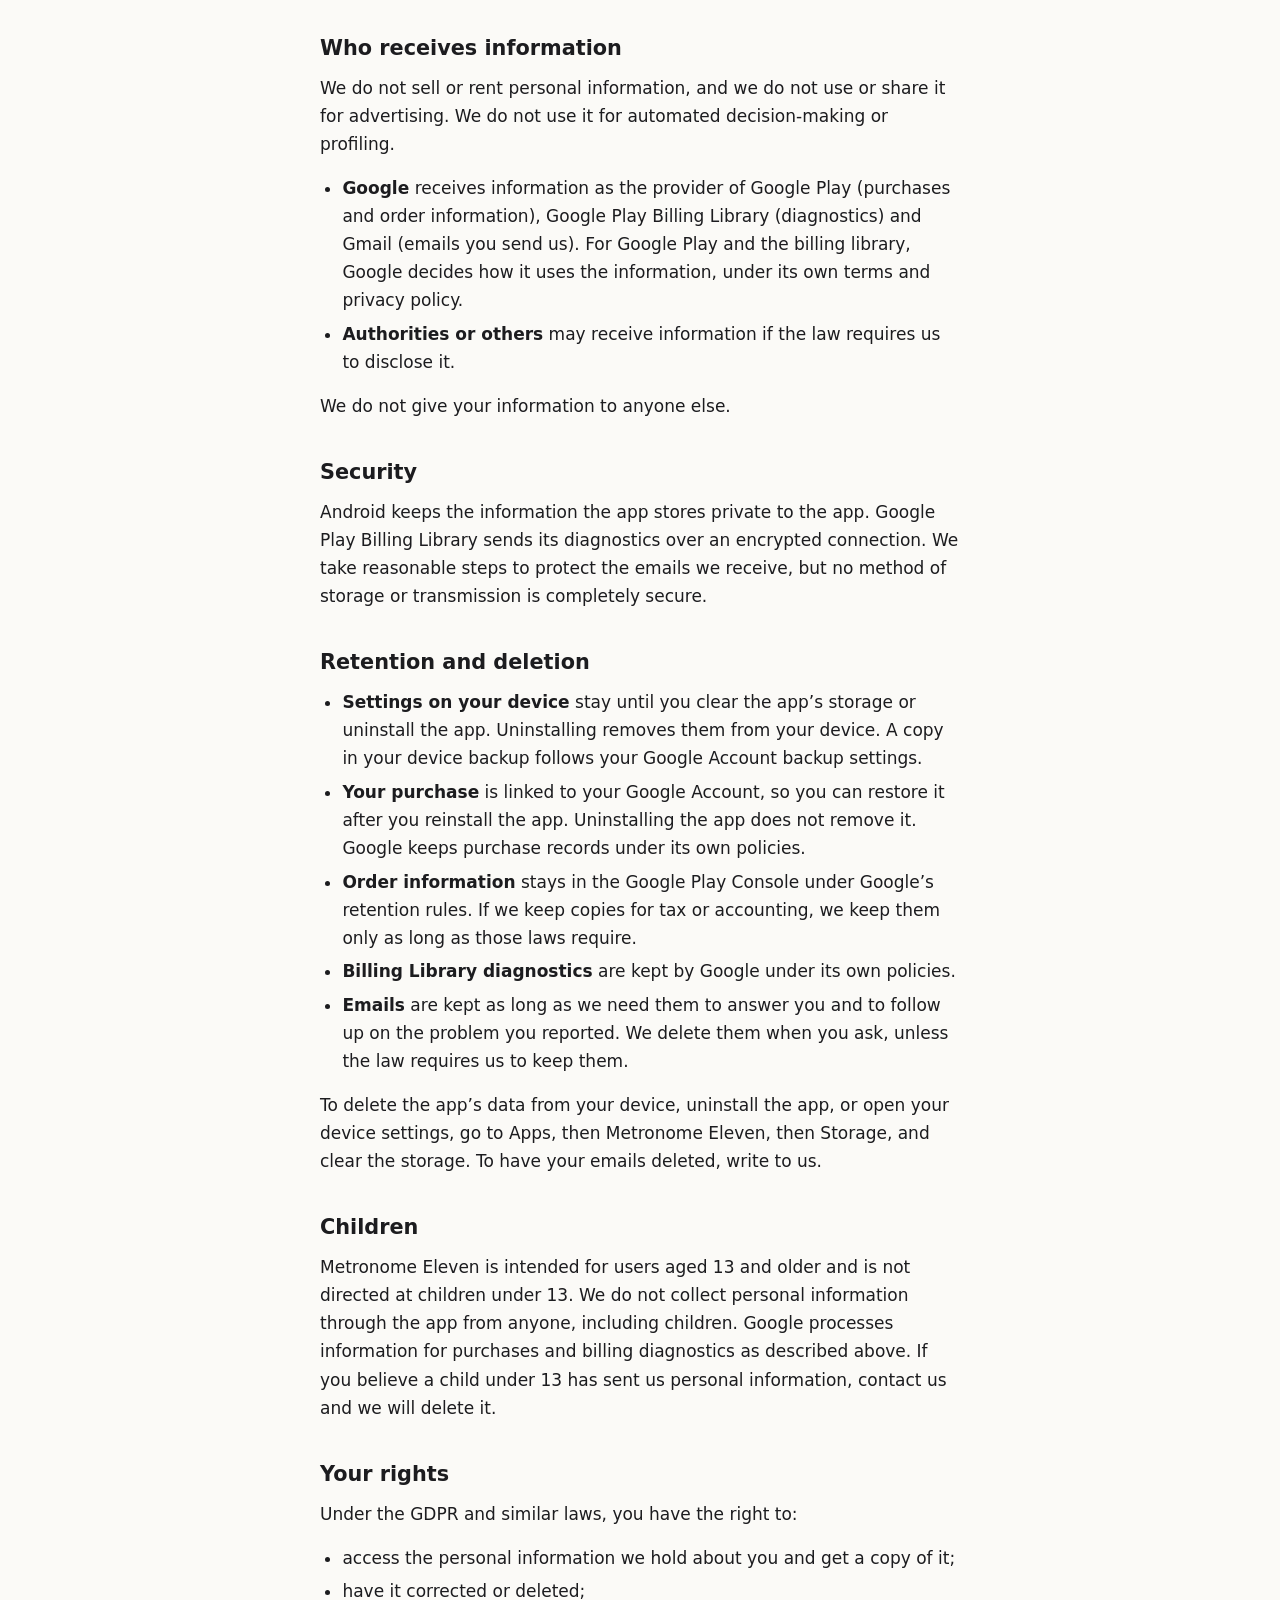
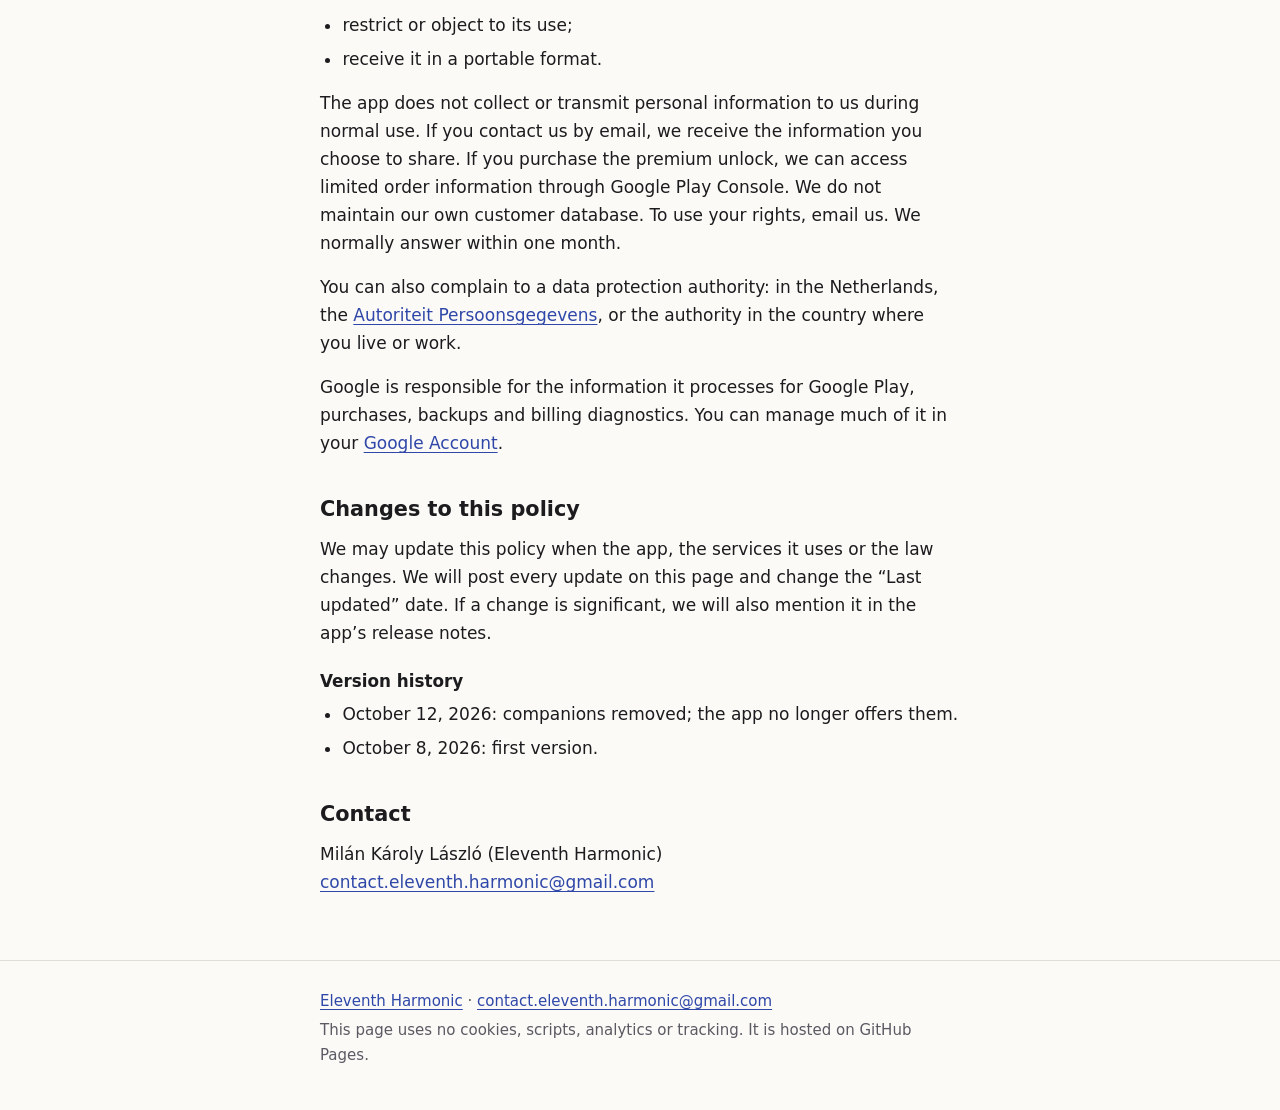
<file: metronome/privacy/index.html>
<!doctype html>
<html lang="en">
<head>
  <meta charset="utf-8">
  <meta name="viewport" content="width=device-width, initial-scale=1">
  <meta name="color-scheme" content="light dark">
  <title>Metronome Eleven Privacy Policy · Eleventh Harmonic</title>
  <meta name="description" content="How the Metronome Eleven app for Android handles your information.">
  <link rel="canonical" href="https://eleventh-harmonic.github.io/metronome/privacy/">
  <link rel="icon" href="../../assets/favicon.svg" type="image/svg+xml">
  <link rel="stylesheet" href="../../assets/style.css">
</head>
<body>
  <a class="skip-link" href="#main">Skip to content</a>

  <header class="site-header">
    <div class="wrap">
      <a class="brand" href="../../">Eleventh Harmonic</a>
    </div>
  </header>

  <main id="main" class="wrap">
    <h1>Metronome Eleven Privacy Policy</h1>
    <p class="meta">Last updated: <time datetime="2026-10-12">October 12, 2026</time></p>

    <p>This policy explains how the Metronome Eleven app for Android handles information. Metronome Eleven is published by Eleventh Harmonic.</p>

    <section class="summary" aria-labelledby="summary">
      <h2 id="summary">Privacy at a glance</h2>
      <ul>
        <li>We run no servers for the app. The app has no accounts, ads or tracking.</li>
        <li>Your settings are stored on your device, and in your Android backup if you use one.</li>
        <li>Google Play handles purchases. We do not receive your payment card or bank account details.</li>
        <li>Google’s billing library, which the app needs for purchases, sends Google technical diagnostics.</li>
        <li>If you email us, we use your message to answer you and to improve the app.</li>
      </ul>
    </section>

    <nav class="toc" aria-labelledby="contents">
      <h2 id="contents">Contents</h2>
      <ol>
        <li><a href="#who-we-are">Who is responsible</a></li>
        <li><a href="#not-collected">What the app does not do</a></li>
        <li><a href="#on-device">Information stored on your device</a></li>
        <li><a href="#purchases">Purchases through Google Play</a></li>
        <li><a href="#billing-diagnostics">Diagnostics sent by Google Play Billing Library</a></li>
        <li><a href="#permissions">Android permissions</a></li>
        <li><a href="#links-sharing-feedback">Links, sharing and feedback</a></li>
        <li><a href="#email">Emails you send us</a></li>
        <li><a href="#recipients">Who receives information</a></li>
        <li><a href="#security">Security</a></li>
        <li><a href="#retention">Retention and deletion</a></li>
        <li><a href="#children">Children</a></li>
        <li><a href="#rights">Your rights</a></li>
        <li><a href="#changes">Changes to this policy</a></li>
        <li><a href="#contact">Contact</a></li>
      </ol>
    </nav>

    <h2 id="who-we-are">Who is responsible</h2>
    <dl class="facts">
      <dt>App</dt>
      <dd>Metronome Eleven for Android (Google Play package <code>com.eleventhharmonic.metronome</code>)</dd>
      <dt>Developer</dt>
      <dd>Eleventh Harmonic</dd>
      <dt>Controller</dt>
      <dd>Milán Károly László, an individual developer in the Netherlands</dd>
      <dt>Contact</dt>
      <dd><a href="mailto:contact.eleventh.harmonic@gmail.com">contact.eleventh.harmonic@gmail.com</a></dd>
    </dl>
    <p>Eleventh Harmonic is the name under which Milán Károly László publishes apps. It is not a registered company. Milán Károly László is the controller under the General Data Protection Regulation (GDPR) for the personal information we receive: emails and order information. “We” and “us” in this policy mean Milán Károly László, publishing as Eleventh Harmonic.</p>
    <p>Google is responsible for its own processing, described in the sections on purchases, diagnostics and backups.</p>

    <h2 id="not-collected">What the app does not do</h2>
    <p>We run no servers for the app, and the app does not send information to us. The app has no accounts or sign-in and does not use the advertising ID. It does not ask for permission to access your location, contacts, microphone, camera, photos or files.</p>
    <p>We have not included any advertising, analytics, crash reporting or tracking software in the app. Google Play Billing Library, which the app needs for purchases, sends Google its own diagnostics, described in <a href="#billing-diagnostics">Diagnostics sent by Google Play Billing Library</a>. Apart from that library, the app does not connect to the internet itself. Links, sharing and email hand over to other apps on your device.</p>

    <h2 id="on-device">Information stored on your device</h2>
    <p>To remember your choices, the app stores on your device:</p>
    <ul>
      <li>your settings: tempo, time signature and accents, tempo presets, click sound, skin and display options;</li>
      <li>whether the premium unlock is active.</li>
    </ul>
    <p>The app does not send this information to us. Android keeps it in the app’s private storage, separate from other apps.</p>
    <p>If backup is turned on for your device, Android may include this information in your device backup and restore it on a new device. Google stores these backups in your Google Account under its own privacy policy. We do not have access to your backups.</p>

    <h2 id="purchases">Purchases through Google Play</h2>
    <p>The app offers one optional in-app purchase: an unlock for the premium skins. Google Play handles the purchase and the payment under the <a href="https://play.google.com/about/play-terms/">Google Play Terms of Service</a> and the <a href="https://policies.google.com/privacy">Google Privacy Policy</a>. Google collects your payment details directly. The app does not receive them, and Google does not give them to us.</p>
    <p>The app uses Google Play Billing Library, made by Google, to talk to Google Play. When the app starts, it asks Google Play for the price of the unlock and whether your Google Account already owns it, for example after you reinstall the app. When you choose to buy, it starts the purchase and then confirms the completed purchase to Google Play.</p>
    <p>Google shares limited order information with us in the Google Play Console, for example the order number, product, price, date, status and the buyer’s country or region. Google also lets us find an order by the buyer’s email address, for example when you ask us for help with a purchase. We use this information to manage orders and refunds, to help you with purchases, and to meet our tax and accounting obligations. Our legal bases under the GDPR are our legitimate interest in managing purchases and helping you (Article 6(1)(f)) and our legal obligations (Article 6(1)(c)).</p>

    <h2 id="billing-diagnostics">Diagnostics sent by Google Play Billing Library</h2>
    <p>When the app uses Google Play Billing Library, including when the app starts, the library may send Google technical information about its own operation, such as whether billing requests succeed or fail and problems with the connection to Google Play. Google’s software adds basic device and app details to this information: Android version, device model and manufacturer, system build, language and country setting, time zone, network type, mobile network operator code and the app’s version number.</p>
    <p>This information goes directly to Google over an encrypted connection, not to us. Google says it uses it to improve the library and to provide better support for errors. Google decides how it uses this information, under the Google Privacy Policy.</p>

    <h2 id="permissions">Android permissions</h2>
    <ul>
      <li><strong>Foreground service for media playback:</strong> keeps the metronome playing when you leave the app, with a notification that has a Stop button.</li>
      <li><strong>Google Play billing:</strong> needed for the in-app purchase.</li>
      <li><strong>Internet and network state:</strong> added by Google Play Billing Library so it can send its diagnostics to Google.</li>
    </ul>

    <h2 id="links-sharing-feedback">Links, sharing and feedback</h2>
    <p>These features hand over to another app on your device, and only when you tap them:</p>
    <ul>
      <li><strong>Rate on Google Play</strong> and the links on the About page open the Google Play Store app or your web browser.</li>
      <li><strong>Share app</strong> opens Android’s share menu with a short text and the app’s Google Play link. You choose the app to share with. The app does not store or send anything about what you share.</li>
      <li><strong>Send feedback</strong> opens a draft email to us in your email app. The draft includes the app version, a technical version string of your system and the app’s language, to help us find problems. You can edit or delete these details. Nothing is sent unless you send the email yourself.</li>
    </ul>
    <p>The privacy policies of those apps and services apply to what you do in them.</p>

    <h2 id="email">Emails you send us</h2>
    <p>If you email us, we receive your email address, your name if your email account shows it, your message and anything you include, such as screenshots or the details in the feedback draft. Emailing us is optional. You do not need to give us any personal information to use the app.</p>
    <p>We use this information to answer you, to help you with a purchase, and to fix problems and improve the app. Our legal basis under the GDPR is our legitimate interest in answering you and improving the app (Article 6(1)(f)).</p>
    <p>We receive email with Gmail, a Google service. Google stores the messages on its servers, which may be in other countries, including the United States. Google says it relies on the EU–U.S. Data Privacy Framework and on standard contractual clauses for such transfers; see <a href="https://policies.google.com/privacy/frameworks">Google’s data transfer frameworks</a>.</p>

    <h2 id="recipients">Who receives information</h2>
    <p>We do not sell or rent personal information, and we do not use or share it for advertising. We do not use it for automated decision-making or profiling.</p>
    <ul>
      <li><strong>Google</strong> receives information as the provider of Google Play (purchases and order information), Google Play Billing Library (diagnostics) and Gmail (emails you send us). For Google Play and the billing library, Google decides how it uses the information, under its own terms and privacy policy.</li>
      <li><strong>Authorities or others</strong> may receive information if the law requires us to disclose it.</li>
    </ul>
    <p>We do not give your information to anyone else.</p>

    <h2 id="security">Security</h2>
    <p>Android keeps the information the app stores private to the app. Google Play Billing Library sends its diagnostics over an encrypted connection. We take reasonable steps to protect the emails we receive, but no method of storage or transmission is completely secure.</p>

    <h2 id="retention">Retention and deletion</h2>
    <ul>
      <li><strong>Settings on your device</strong> stay until you clear the app’s storage or uninstall the app. Uninstalling removes them from your device. A copy in your device backup follows your Google Account backup settings.</li>
      <li><strong>Your purchase</strong> is linked to your Google Account, so you can restore it after you reinstall the app. Uninstalling the app does not remove it. Google keeps purchase records under its own policies.</li>
      <li><strong>Order information</strong> stays in the Google Play Console under Google’s retention rules. If we keep copies for tax or accounting, we keep them only as long as those laws require.</li>
      <li><strong>Billing Library diagnostics</strong> are kept by Google under its own policies.</li>
      <li><strong>Emails</strong> are kept as long as we need them to answer you and to follow up on the problem you reported. We delete them when you ask, unless the law requires us to keep them.</li>
    </ul>
    <p>To delete the app’s data from your device, uninstall the app, or open your device settings, go to Apps, then Metronome Eleven, then Storage, and clear the storage. To have your emails deleted, write to us.</p>

    <h2 id="children">Children</h2>
    <p>Metronome Eleven is intended for users aged 13 and older and is not directed at children under 13. We do not collect personal information through the app from anyone, including children. Google processes information for purchases and billing diagnostics as described above. If you believe a child under 13 has sent us personal information, contact us and we will delete it.</p>

    <h2 id="rights">Your rights</h2>
    <p>Under the GDPR and similar laws, you have the right to:</p>
    <ul>
      <li>access the personal information we hold about you and get a copy of it;</li>
      <li>have it corrected or deleted;</li>
      <li>restrict or object to its use;</li>
      <li>receive it in a portable format.</li>
    </ul>
    <p>The app does not collect or transmit personal information to us during normal use. If you contact us by email, we receive the information you choose to share. If you purchase the premium unlock, we can access limited order information through Google Play Console. We do not maintain our own customer database. To use your rights, email us. We normally answer within one month.</p>
    <p>You can also complain to a data protection authority: in the Netherlands, the <a href="https://autoriteitpersoonsgegevens.nl/en">Autoriteit Persoonsgegevens</a>, or the authority in the country where you live or work.</p>
    <p>Google is responsible for the information it processes for Google Play, purchases, backups and billing diagnostics. You can manage much of it in your <a href="https://myaccount.google.com/">Google Account</a>.</p>

    <h2 id="changes">Changes to this policy</h2>
    <p>We may update this policy when the app, the services it uses or the law changes. We will post every update on this page and change the “Last updated” date. If a change is significant, we will also mention it in the app’s release notes.</p>
    <h3 id="history">Version history</h3>
    <ul>
      <li><time datetime="2026-10-12">October 12, 2026</time>: companions removed; the app no longer offers them.</li>
      <li><time datetime="2026-10-08">October 8, 2026</time>: first version.</li>
    </ul>

    <h2 id="contact">Contact</h2>
    <p>Milán Károly László (Eleventh Harmonic)<br>
      <a href="mailto:contact.eleventh.harmonic@gmail.com">contact.eleventh.harmonic@gmail.com</a></p>
  </main>

  <footer class="site-footer">
    <div class="wrap">
      <p><a href="../../">Eleventh Harmonic</a> · <a href="mailto:contact.eleventh.harmonic@gmail.com">contact.eleventh.harmonic@gmail.com</a></p>
      <p>This page uses no cookies, scripts, analytics or tracking. It is hosted on GitHub Pages.</p>
    </div>
  </footer>
</body>
</html>
</file>
<file: assets/style.css>
/* Eleventh Harmonic legal pages. Plain CSS: no web fonts, no scripts. */

:root {
  color-scheme: light dark;
  --bg: #fbfaf7;
  --fg: #1c1c1f;
  --muted: #5b5a63;
  --accent: #2f47a8;
  --accent-hover: #1f3285;
  --border: #e2dfd8;
  --surface: #f2efe9;
  --focus: #2f47a8;
}

@media (prefers-color-scheme: dark) {
  :root {
    --bg: #131316;
    --fg: #e9e7e3;
    --muted: #a6a4ad;
    --accent: #9fb2ff;
    --accent-hover: #c3cfff;
    --border: #2d2d33;
    --surface: #1c1c21;
    --focus: #9fb2ff;
  }
}

*,
*::before,
*::after {
  box-sizing: border-box;
}

html {
  -webkit-text-size-adjust: 100%;
  text-size-adjust: 100%;
}

body {
  margin: 0;
  background: var(--bg);
  color: var(--fg);
  font-family: system-ui, -apple-system, "Segoe UI", Roboto, "Helvetica Neue",
    Arial, sans-serif;
  font-size: 1.0625rem;
  line-height: 1.65;
  overflow-wrap: break-word;
}

.skip-link {
  position: absolute;
  left: 1rem;
  top: -3rem;
  padding: 0.5rem 0.75rem;
  background: var(--fg);
  color: var(--bg);
  border-radius: 6px;
  z-index: 1;
}

.skip-link:focus {
  top: 1rem;
}

.wrap {
  max-width: 42rem;
  margin: 0 auto;
  padding-left: 1rem;
  padding-right: 1rem;
}

/* Header and footer */

.site-header {
  border-bottom: 1px solid var(--border);
}

.site-header .wrap {
  padding-top: 1.1rem;
  padding-bottom: 1.1rem;
}

.brand {
  color: var(--fg);
  font-weight: 600;
  letter-spacing: 0.02em;
  text-decoration: none;
}

.brand:hover {
  color: var(--accent);
}

main {
  padding-top: 2.5rem;
  padding-bottom: 3rem;
}

.site-footer {
  border-top: 1px solid var(--border);
  color: var(--muted);
  font-size: 0.9375rem;
}

.site-footer .wrap {
  padding-top: 1.5rem;
  padding-bottom: 2.5rem;
}

.site-footer p {
  margin: 0.25rem 0;
}

/* Text */

h1,
h2,
h3 {
  line-height: 1.25;
  font-weight: 650;
}

h1 {
  font-size: clamp(1.75rem, 1.4rem + 1.6vw, 2.25rem);
  margin: 0 0 0.5rem;
  letter-spacing: -0.01em;
}

h2 {
  font-size: 1.3rem;
  margin: 2.5rem 0 0.75rem;
  scroll-margin-top: 1rem;
}

h3 {
  font-size: 1.05rem;
  margin: 1.5rem 0 0.5rem;
}

p,
ul,
ol {
  margin: 0 0 1rem;
}

ul,
ol {
  padding-left: 1.4rem;
}

li + li {
  margin-top: 0.35rem;
}

a {
  color: var(--accent);
  text-decoration-thickness: 1px;
  text-underline-offset: 0.18em;
}

a:hover {
  color: var(--accent-hover);
}

a:focus-visible {
  outline: 2px solid var(--focus);
  outline-offset: 2px;
  border-radius: 2px;
}

code {
  font-family: ui-monospace, SFMono-Regular, Menlo, Consolas, monospace;
  font-size: 0.9em;
  background: var(--surface);
  padding: 0.1em 0.35em;
  border-radius: 4px;
}

.lead {
  font-size: 1.15rem;
  color: var(--muted);
  margin-bottom: 2rem;
}

.meta {
  color: var(--muted);
  font-size: 0.9375rem;
  margin-bottom: 2rem;
}

/* Boxes */

.summary {
  background: var(--surface);
  border: 1px solid var(--border);
  border-radius: 10px;
  padding: 1.1rem 1.25rem 0.25rem;
  margin: 0 0 2rem;
}

.summary h2 {
  margin-top: 0;
  font-size: 1.05rem;
}

.toc {
  border-left: 3px solid var(--border);
  padding-left: 1rem;
  margin: 0 0 2rem;
}

.toc h2 {
  margin-top: 0;
  font-size: 1.05rem;
}

.toc ol {
  margin-bottom: 0;
}

.toc li + li {
  margin-top: 0.15rem;
}

.facts {
  display: grid;
  grid-template-columns: max-content 1fr;
  gap: 0.35rem 1.25rem;
  margin: 0 0 1rem;
}

.facts dt {
  color: var(--muted);
}

.facts dd {
  margin: 0;
}

@media (max-width: 30rem) {
  .facts {
    grid-template-columns: 1fr;
    gap: 0;
  }

  .facts dd {
    margin-bottom: 0.6rem;
  }
}

/* App list on the home page */

.apps {
  list-style: none;
  padding: 0;
  margin: 0 0 2rem;
}

.app {
  border: 1px solid var(--border);
  border-radius: 10px;
  padding: 1rem 1.25rem;
}

.app + .app {
  margin-top: 0.75rem;
}

.app h3 {
  margin: 0 0 0.25rem;
}

.app p {
  margin: 0 0 0.5rem;
  color: var(--muted);
}

.app p:last-child {
  margin-bottom: 0;
}

@media print {
  .skip-link,
  .toc {
    display: none;
  }

  body {
    background: #fff;
    color: #000;
  }

  a {
    color: #000;
  }
}
</file>
